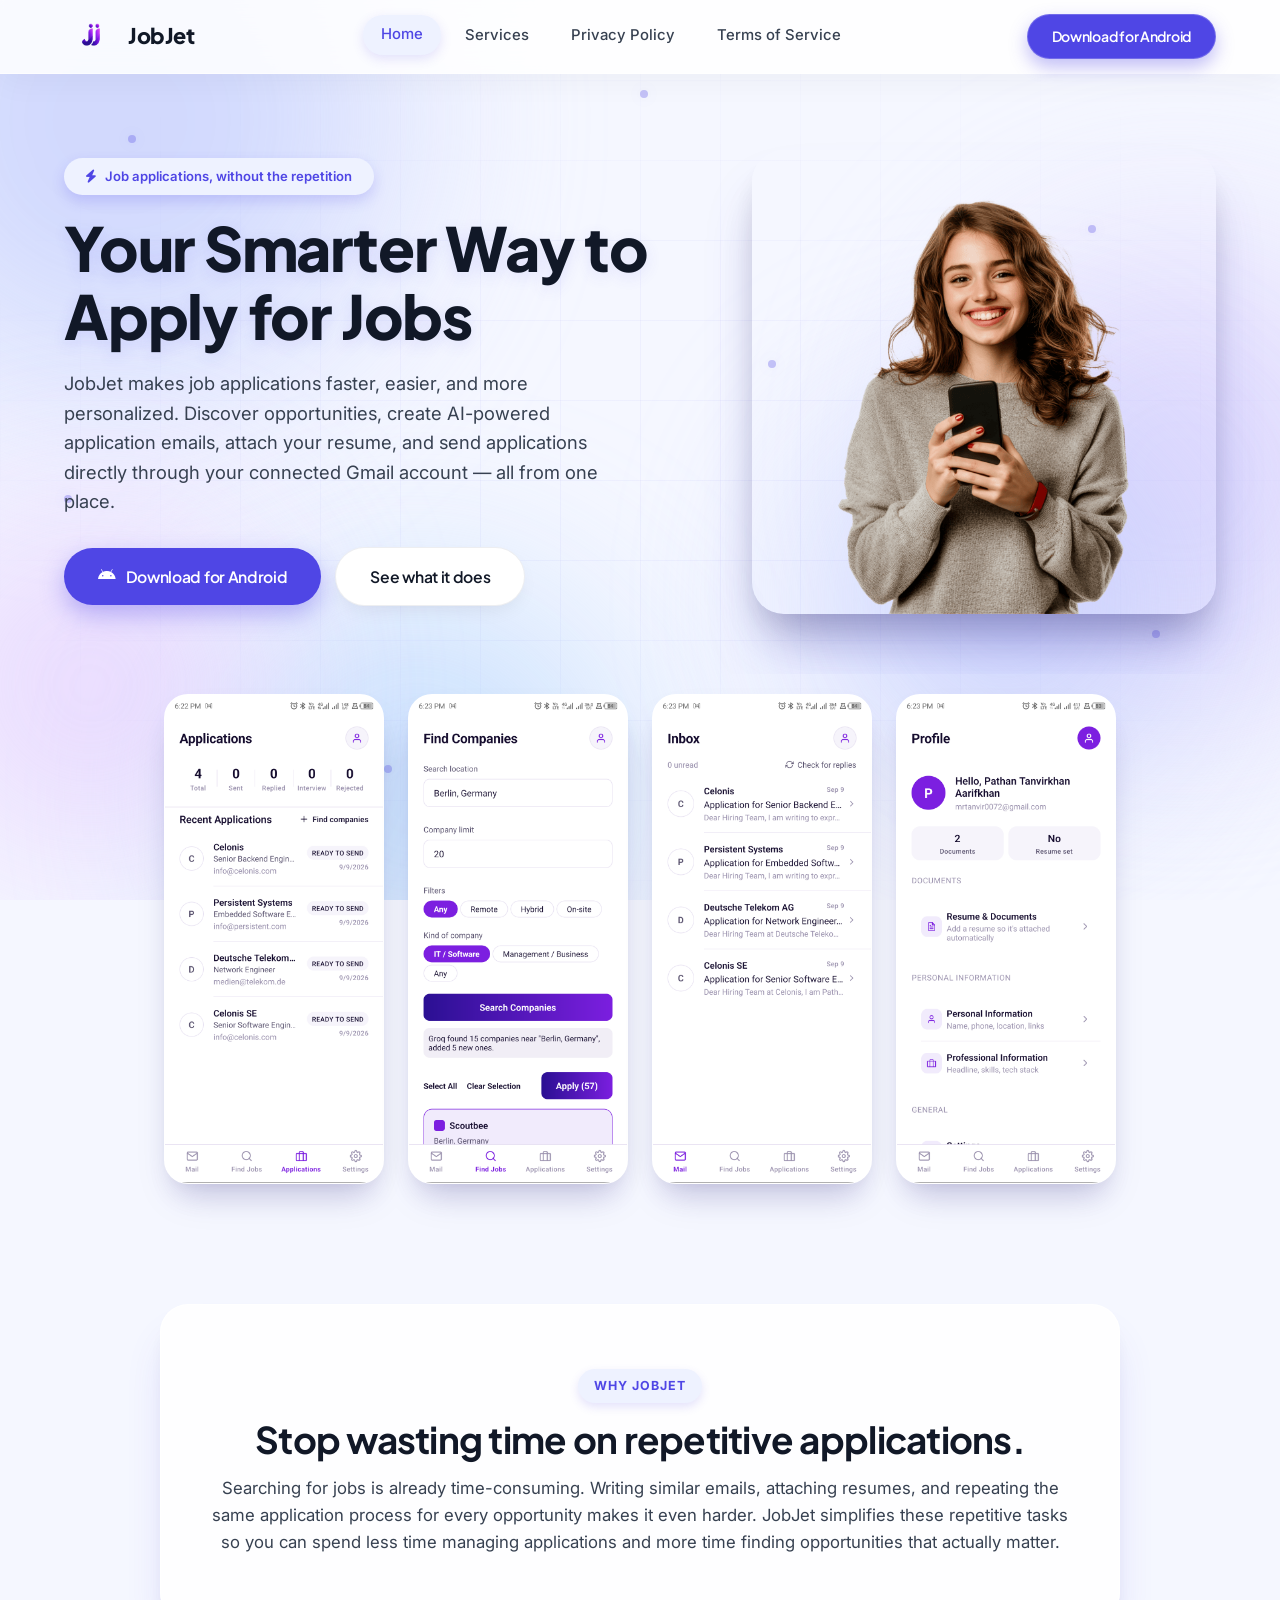
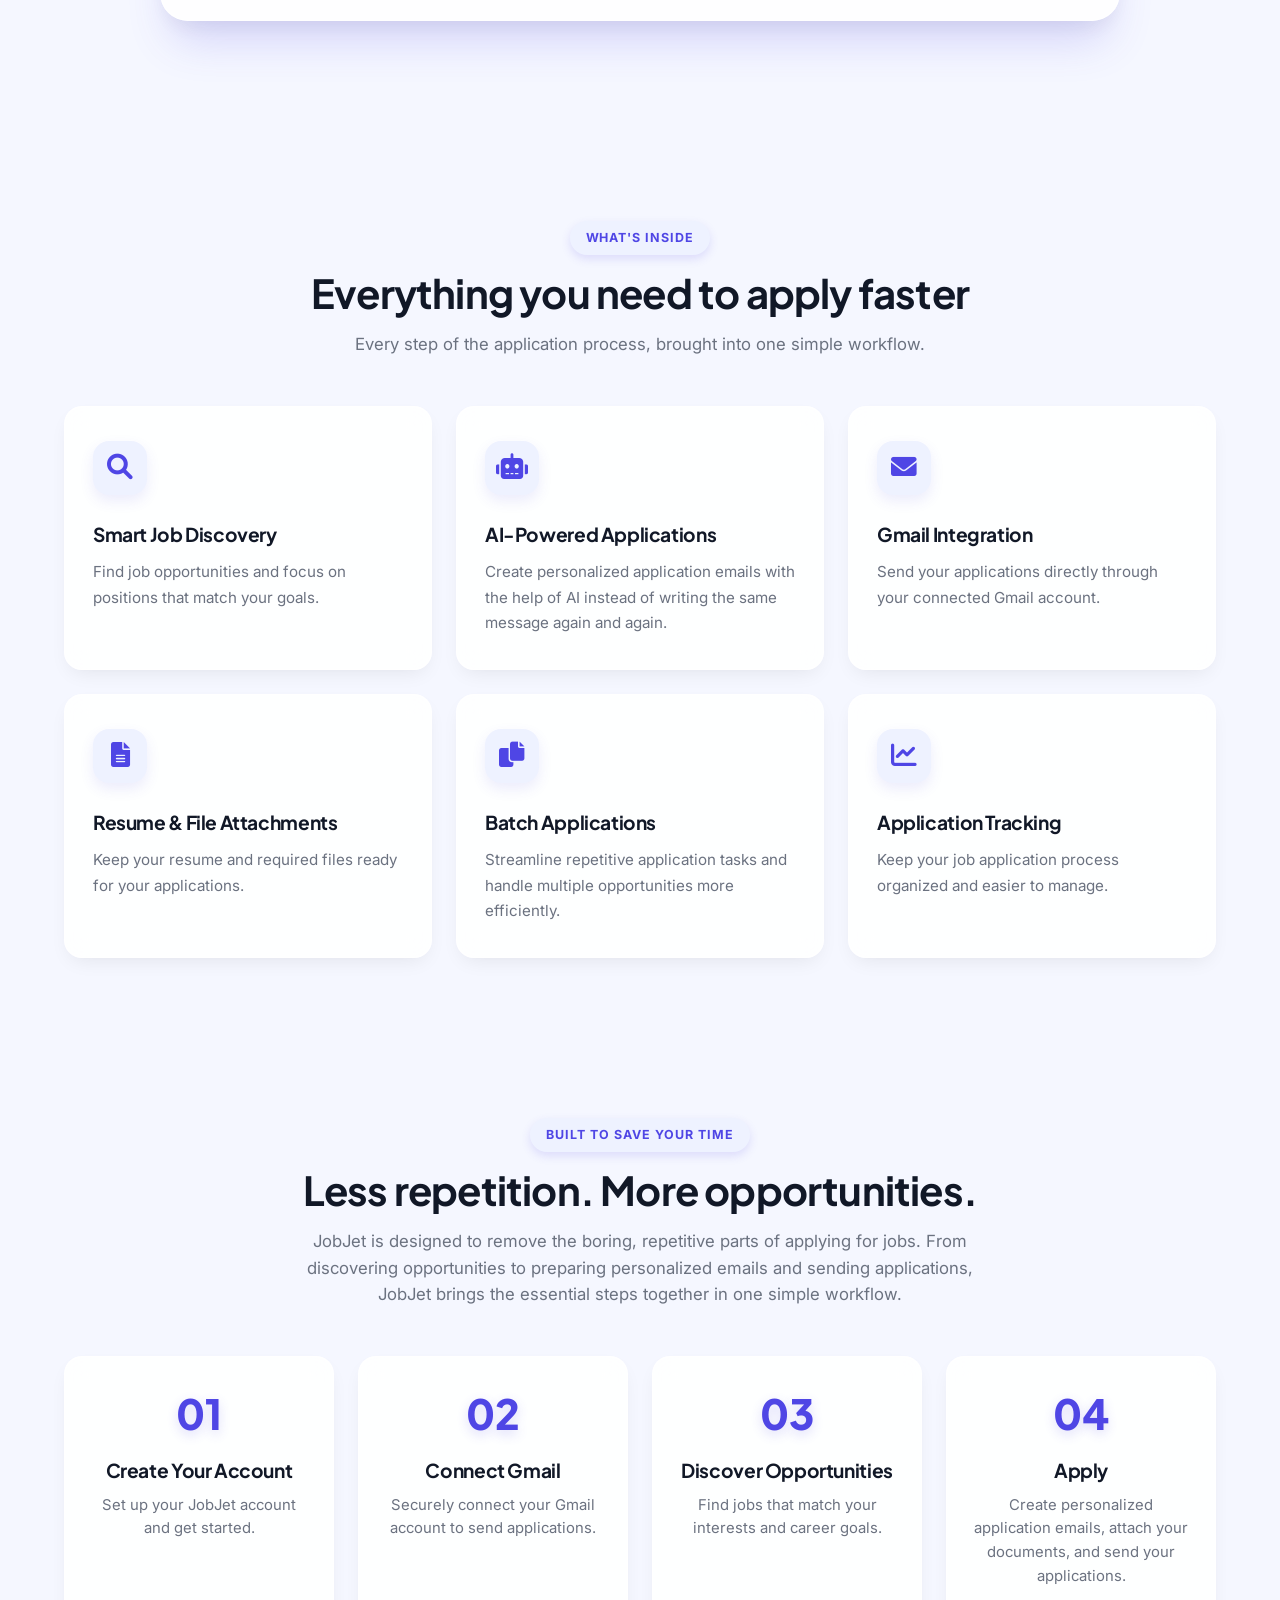
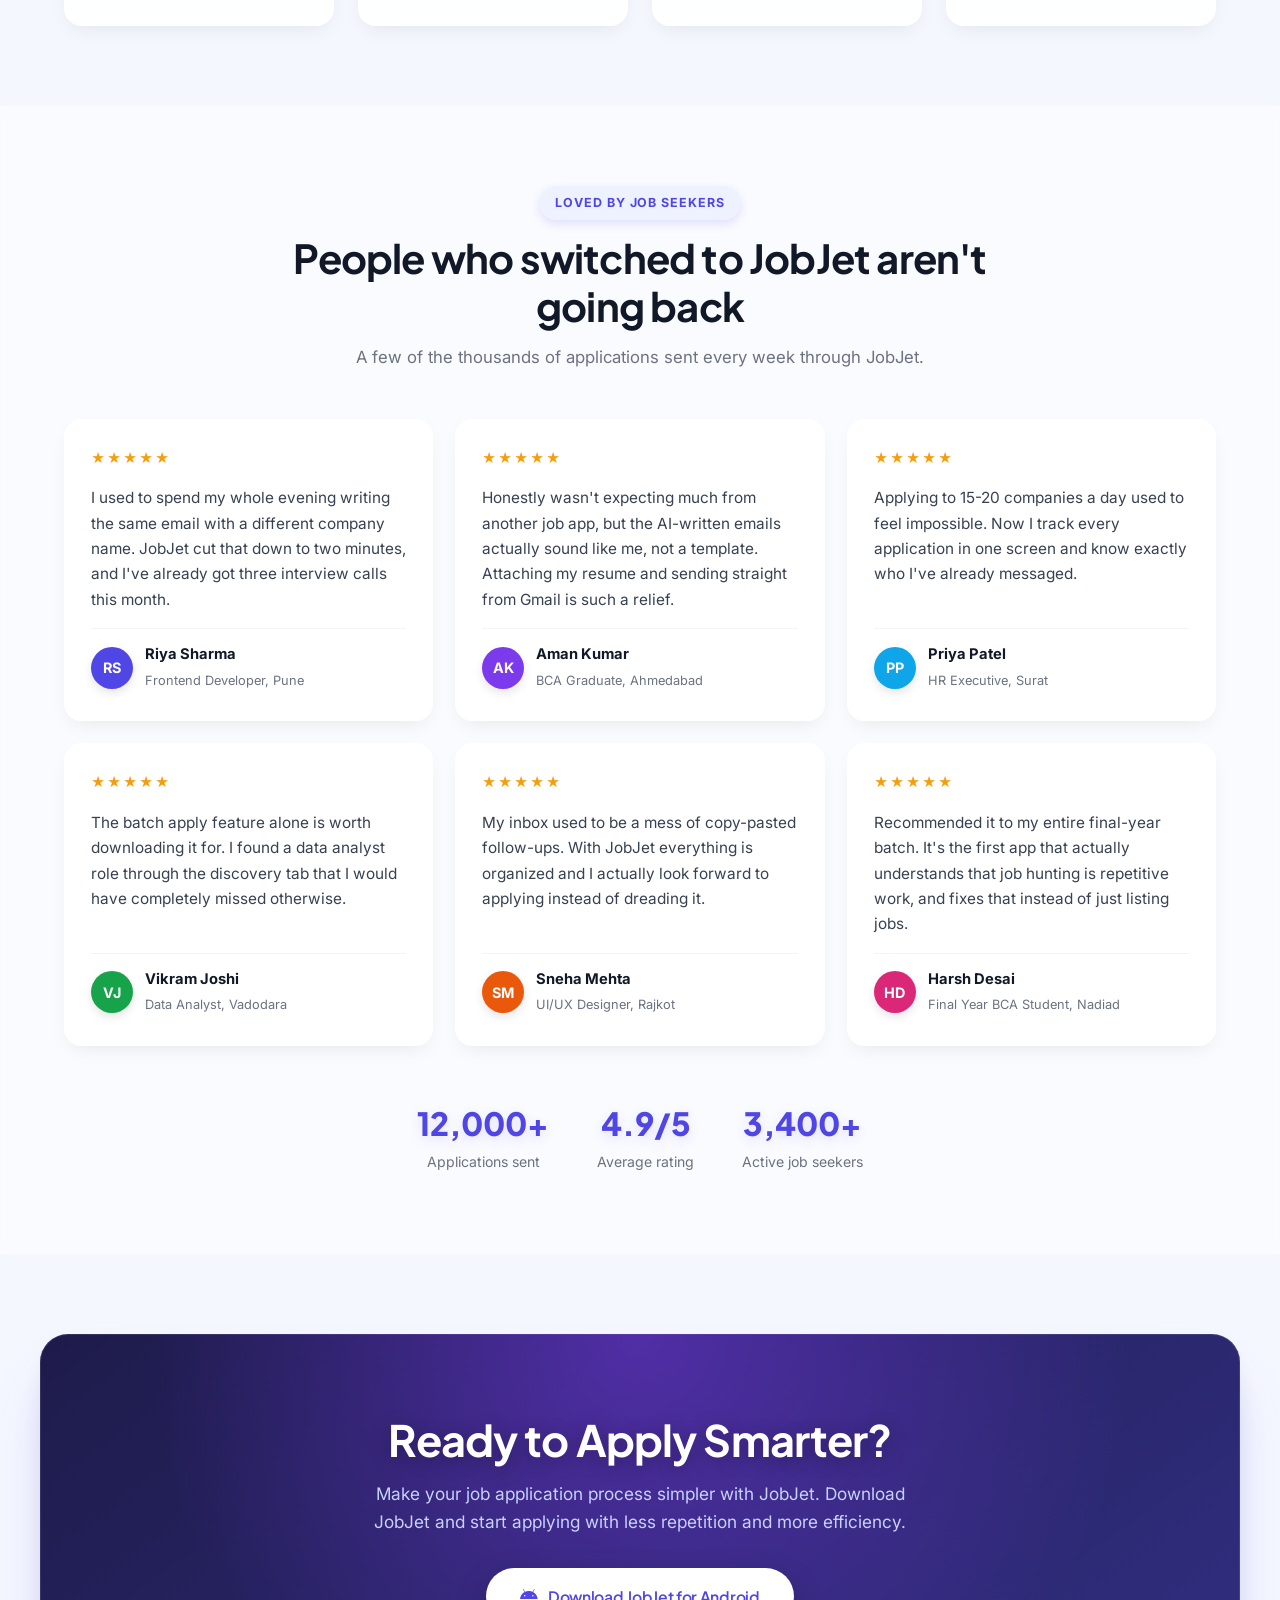
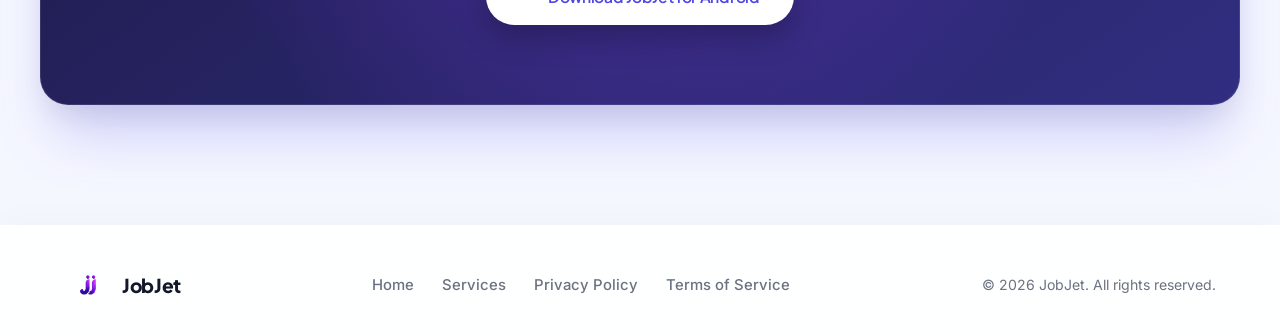
<file: index.html>
<!DOCTYPE html>
<html lang="en">
<head>
  <meta charset="UTF-8">
  <meta name="viewport" content="width=device-width, initial-scale=1.0">
  <title>JobJet — Your Smarter Way to Apply for Jobs</title>
  <link rel="icon" type="image/png" href="/images/logo.png">
  <link rel="shortcut icon" type="image/png" href="/images/logo.png">
  <link rel="stylesheet" href="https://cdnjs.cloudflare.com/ajax/libs/font-awesome/6.0.0-beta3/css/all.min.css">
  <link href="https://fonts.googleapis.com/css2?family=Inter:opsz,wght@14..32,400;14..32,500;14..32,600;14..32,700&family=Plus+Jakarta+Sans:wght@400;500;600;700;800&display=swap" rel="stylesheet">
  <style>
    * { margin: 0; padding: 0; box-sizing: border-box; }

    :root {
      --bg: #f5f7ff;
      --bg-subtle: #edf2f9;
      --primary: #4f46e5;
      --primary-dark: #4338ca;
      --primary-light: #eef2ff;
      --accent: #7c3aed;
      --text: #111827;
      --text-dim: #374151;
      --text-soft: #6b7280;
      --border: rgba(229, 231, 235, 0.7);
      --border-light: #f3f4f6;
      --shadow-sm: 0 8px 20px -6px rgba(0, 0, 0, 0.08), 0 4px 12px -4px rgba(0, 0, 0, 0.02);
      --shadow-md: 0 20px 30px -10px rgba(79, 70, 229, 0.15), 0 8px 16px -6px rgba(0, 0, 0, 0.05);
      --shadow-lg: 0 30px 45px -12px rgba(79, 70, 229, 0.2), 0 12px 24px -8px rgba(0, 0, 0, 0.08);
      --shadow-xl: 0 40px 60px -15px rgba(79, 70, 229, 0.25), 0 16px 32px -8px rgba(0, 0, 0, 0.1);
      --radius: 28px;
      --radius-sm: 18px;
      --transition: all 0.3s cubic-bezier(0.2, 0, 0, 1);
    }

    html { scroll-behavior: smooth; }

    body {
      font-family: 'Inter', sans-serif;
      background: var(--bg);
      color: var(--text);
      line-height: 1.6;
      -webkit-font-smoothing: antialiased;
      overflow-x: hidden;
      position: relative;
    }

    /* ========== 3D ANIMATED BACKGROUND ========== */
    .global-bg {
      position: fixed;
      inset: 0;
      z-index: 0;
      pointer-events: none;
      overflow: hidden;
    }

    .global-bg .orb {
      position: absolute;
      border-radius: 50%;
      filter: blur(90px);
      opacity: 0.55;
      will-change: transform;
    }

    .orb-1 { width: 600px; height: 600px; background: radial-gradient(circle, #a5b4fc, #e0e7ff); top: -180px; left: -180px; animation: floatOrb1 20s ease-in-out infinite; }
    .orb-2 { width: 500px; height: 500px; background: radial-gradient(circle, #c4b5fd, #ede9fe); top: 25%; right: -150px; animation: floatOrb2 24s ease-in-out infinite; }
    .orb-3 { width: 450px; height: 450px; background: radial-gradient(circle, #93c5fd, #dbeafe); bottom: -120px; left: 15%; animation: floatOrb3 26s ease-in-out infinite; }
    .orb-4 { width: 380px; height: 380px; background: radial-gradient(circle, #d8b4fe, #f3e8ff); top: 55%; left: -100px; animation: floatOrb4 22s ease-in-out infinite; }
    .orb-5 { width: 420px; height: 420px; background: radial-gradient(circle, #a5b4fc, #e0e7ff); bottom: 10%; right: 5%; animation: floatOrb5 28s ease-in-out infinite; }

    @keyframes floatOrb1 { 0%,100%{transform:translate(0,0) scale(1)} 50%{transform:translate(80px,60px) scale(1.15)} }
    @keyframes floatOrb2 { 0%,100%{transform:translate(0,0) scale(1)} 50%{transform:translate(-70px,80px) scale(1.1)} }
    @keyframes floatOrb3 { 0%,100%{transform:translate(0,0) scale(1)} 50%{transform:translate(60px,-70px) scale(1.2)} }
    @keyframes floatOrb4 { 0%,100%{transform:translate(0,0) scale(1)} 50%{transform:translate(90px,-40px) scale(1.12)} }
    @keyframes floatOrb5 { 0%,100%{transform:translate(0,0) scale(1)} 50%{transform:translate(-80px,-60px) scale(1.18)} }

    .global-bg .grid-lines {
      position: absolute;
      inset: 0;
      background-image:
        linear-gradient(rgba(79, 70, 229, 0.06) 1px, transparent 1px),
        linear-gradient(90deg, rgba(79, 70, 229, 0.06) 1px, transparent 1px);
      background-size: 80px 80px;
      mask-image: radial-gradient(ellipse at center, black 25%, transparent 80%);
      -webkit-mask-image: radial-gradient(ellipse at center, black 25%, transparent 80%);
      animation: gridShift 50s linear infinite;
      opacity: 0.7;
    }

    @keyframes gridShift { 0%{background-position:0 0,0 0} 100%{background-position:80px 80px,80px 80px} }

    .global-bg .floating-dots { position: absolute; inset: 0; }

    .global-bg .dot {
      position: absolute;
      width: 8px;
      height: 8px;
      border-radius: 50%;
      background: var(--primary);
      opacity: 0.3;
      animation: dotFloat 15s ease-in-out infinite;
      box-shadow: 0 0 20px rgba(79, 70, 229, 0.4);
    }

    .dot:nth-child(1) { top: 15%; left: 10%; animation-delay: 0s; animation-duration: 12s; }
    .dot:nth-child(2) { top: 25%; left: 85%; animation-delay: 2s; animation-duration: 15s; }
    .dot:nth-child(3) { top: 55%; left: 5%; animation-delay: 4s; animation-duration: 18s; }
    .dot:nth-child(4) { top: 70%; left: 90%; animation-delay: 1s; animation-duration: 14s; }
    .dot:nth-child(5) { top: 85%; left: 30%; animation-delay: 3s; animation-duration: 16s; }
    .dot:nth-child(6) { top: 40%; left: 60%; animation-delay: 5s; animation-duration: 20s; }
    .dot:nth-child(7) { top: 10%; left: 50%; animation-delay: 2.5s; animation-duration: 13s; }
    .dot:nth-child(8) { top: 90%; left: 70%; animation-delay: 4.5s; animation-duration: 17s; }

    @keyframes dotFloat { 0%,100%{transform:translate(0,0); opacity:0.15} 50%{transform:translate(30px,-40px); opacity:0.5} }

    .wrap {
      width: 100%;
      max-width: 1200px;
      margin: 0 auto;
      padding: 0 24px;
      position: relative;
      z-index: 2;
    }

    /* ========== TYPOGRAPHY ========== */
    h1, h2, h3, .brand, .nav-cta, .btn {
      font-family: 'Plus Jakarta Sans', sans-serif;
      font-weight: 700;
      letter-spacing: -0.02em;
    }

    h1 {
      font-size: clamp(2.4rem, 5.5vw, 3.8rem);
      line-height: 1.12;
      font-weight: 800;
      margin-bottom: 20px;
      text-shadow: 0 4px 16px rgba(79, 70, 229, 0.12);
    }

    h2 {
      font-size: clamp(1.8rem, 3.8vw, 2.5rem);
      line-height: 1.2;
      margin-bottom: 14px;
    }

    .lede {
      font-size: clamp(1rem, 1.8vw, 1.15rem);
      color: var(--text-dim);
      max-width: 560px;
      margin-bottom: 30px;
    }

    .section-head { text-align: center; max-width: 720px; margin: 0 auto 48px; }
    .section-head p { color: var(--text-soft); font-size: 1.05rem; margin-top: 10px; }

    .tag {
      display: inline-block;
      font-size: 0.78rem;
      font-weight: 700;
      text-transform: uppercase;
      letter-spacing: 0.08em;
      color: var(--primary);
      background: var(--primary-light);
      padding: 7px 16px;
      border-radius: 100px;
      margin-bottom: 14px;
      box-shadow: 0 4px 10px rgba(79, 70, 229, 0.15);
    }

    /* ========== NAV ========== */
    .nav {
      position: fixed;
      top: 0;
      left: 0;
      width: 100%;
      z-index: 1000;
      background: rgba(255, 255, 255, 0.85);
      backdrop-filter: blur(16px);
      -webkit-backdrop-filter: blur(16px);
      border-bottom: 1px solid rgba(255, 255, 255, 0.6);
      box-shadow: 0 8px 32px rgba(0, 0, 0, 0.04);
    }

    .nav-inner {
      display: flex;
      align-items: center;
      justify-content: space-between;
      max-width: 1200px;
      margin: 0 auto;
      padding: 14px 24px;
      gap: 20px;
    }

    .brand {
      display: flex;
      align-items: center;
      gap: 10px;
      font-size: 1.35rem;
      font-weight: 800;
      color: var(--text);
      text-decoration: none;
    }

    .brand img {
      height: 36px;
      width: auto;
      display: block;
      border: none !important;
      box-shadow: none !important;
    }

    .nav-links { display: flex; gap: 6px; align-items: center; }

    .nav-links a {
      color: var(--text-dim);
      text-decoration: none;
      font-weight: 500;
      font-size: 0.93rem;
      padding: 8px 18px;
      border-radius: 100px;
      transition: var(--transition);
    }

    .nav-links a:hover,
    .nav-links a.active {
      color: var(--primary);
      background: var(--primary-light);
      box-shadow: 0 4px 12px rgba(79, 70, 229, 0.15);
      transform: translateY(-1px);
    }

    .nav-cta {
      background: var(--primary);
      color: white;
      text-decoration: none;
      padding: 10px 24px;
      border-radius: 100px;
      font-weight: 600;
      font-size: 0.88rem;
      box-shadow: 0 8px 18px rgba(79, 70, 229, 0.35);
      transition: var(--transition);
      white-space: nowrap;
      border: 1px solid rgba(255, 255, 255, 0.2);
    }

    .nav-cta:hover {
      background: var(--primary-dark);
      transform: translateY(-2px);
      box-shadow: 0 14px 26px rgba(79, 70, 229, 0.4);
    }

    .nav-toggle {
      display: none;
      background: transparent;
      border: 1px solid var(--border);
      color: var(--text);
      font-size: 1.6rem;
      padding: 4px 12px;
      border-radius: 12px;
      cursor: pointer;
      transition: var(--transition);
    }

    .nav-toggle:hover { background: var(--bg-subtle); }

    /* ========== HERO ========== */
    .hero {
      padding: 150px 0 60px;
      position: relative;
      overflow: hidden;
    }

    .hero-inner {
      display: grid;
      grid-template-columns: 1.15fr 0.85fr;
      align-items: center;
      gap: 60px;
      position: relative;
      z-index: 2;
    }

    .hero-art { display: flex; justify-content: center; align-items: center; }

    .hero-art img {
      max-width: 500px;
      width: 100%;
      display: block;
      border-radius: 32px;
      box-shadow: var(--shadow-xl), 0 30px 50px -15px rgba(0, 0, 0, 0.2);
      transition: var(--transition);
    }

    .hero-art img:hover {
      transform: scale(1.02) translateY(-6px);
      box-shadow: 0 50px 70px -20px rgba(79, 70, 229, 0.3);
    }

    .eyebrow {
      display: inline-block;
      font-size: 0.82rem;
      font-weight: 600;
      color: var(--primary);
      background: var(--primary-light);
      padding: 8px 22px;
      border-radius: 100px;
      margin-bottom: 18px;
      box-shadow: 0 6px 14px rgba(79, 70, 229, 0.2);
    }

    .btn-row { display: flex; flex-wrap: wrap; gap: 14px; align-items: center; }

    .btn {
      display: inline-flex;
      align-items: center;
      justify-content: center;
      gap: 10px;
      padding: 16px 34px;
      border-radius: 100px;
      font-weight: 600;
      font-size: 0.98rem;
      text-decoration: none;
      transition: var(--transition);
      border: none;
      cursor: pointer;
    }

    .btn-primary {
      background: var(--primary);
      color: white;
      box-shadow: 0 10px 25px rgba(79, 70, 229, 0.35);
    }

    .btn-primary:hover {
      background: var(--primary-dark);
      transform: translateY(-3px);
      box-shadow: 0 18px 35px rgba(79, 70, 229, 0.45);
    }

    .btn-outline {
      background: white;
      color: var(--text);
      border: 1.5px solid var(--border);
      box-shadow: var(--shadow-sm);
    }

    .btn-outline:hover {
      border-color: var(--primary);
      color: var(--primary);
      background: var(--primary-light);
      transform: translateY(-3px);
      box-shadow: var(--shadow-md);
    }

    /* ========== HERO SCREENS ========== */
    .hero-screens { padding: 20px 0 40px; position: relative; z-index: 2; }

    .hero-screens .screens {
      display: flex;
      flex-wrap: wrap;
      justify-content: center;
      gap: 24px;
    }

    .hero-screens .screens img {
      width: 100%;
      max-width: 220px;
      border-radius: 24px;
      border: 1px solid rgba(255, 255, 255, 0.8);
      box-shadow: var(--shadow-md), 0 20px 40px -12px rgba(0, 0, 0, 0.15);
      transition: var(--transition);
      background: white;
      flex-shrink: 0;
    }

    .hero-screens .screens img:hover {
      transform: scale(1.04) translateY(-8px);
      box-shadow: var(--shadow-xl), 0 30px 60px -15px rgba(79, 70, 229, 0.25);
      border-color: #c7d2fe;
    }

    /* ========== SECTIONS ========== */
    section { padding: 80px 0; position: relative; z-index: 2; }

    .why-band { padding: 0 0 40px; }

    .why-band .section-head {
      background: rgba(255, 255, 255, 0.85);
      backdrop-filter: blur(14px);
      -webkit-backdrop-filter: blur(14px);
      padding: 64px 44px;
      border-radius: var(--radius);
      border: 1px solid rgba(255, 255, 255, 0.8);
      max-width: 960px;
      margin: 0 auto;
      box-shadow: var(--shadow-lg);
      transition: transform 0.4s ease, box-shadow 0.4s ease;
    }

    .why-band .section-head:hover {
      transform: translateY(-4px);
      box-shadow: var(--shadow-xl);
    }

    .why-band .section-head h2 { font-size: clamp(1.7rem, 3.2vw, 2.3rem); }
    .why-band .section-head p { color: var(--text-dim); }

    /* Grid */
    .grid {
      display: grid;
      grid-template-columns: repeat(auto-fit, minmax(300px, 1fr));
      gap: 24px;
    }

    .card {
      background: rgba(255, 255, 255, 0.9);
      backdrop-filter: blur(12px);
      -webkit-backdrop-filter: blur(12px);
      border: 1px solid rgba(255, 255, 255, 0.8);
      border-radius: var(--radius-sm);
      padding: 34px 28px;
      transition: var(--transition);
      box-shadow: var(--shadow-sm);
    }

    .card:hover {
      transform: translateY(-6px);
      border-color: #c7d2fe;
      box-shadow: var(--shadow-lg);
      background: white;
    }

    .card .icon {
      width: 54px;
      height: 54px;
      border-radius: 16px;
      background: var(--primary-light);
      margin-bottom: 24px;
      display: flex;
      align-items: center;
      justify-content: center;
      font-size: 1.6rem;
      color: var(--primary);
      transition: var(--transition);
      box-shadow: 0 6px 14px rgba(79, 70, 229, 0.1);
    }

    .card:hover .icon {
      background: var(--primary);
      color: white;
      transform: scale(1.08);
      box-shadow: 0 12px 24px rgba(79, 70, 229, 0.3);
    }

    .card .icon::before {
      font-family: 'Font Awesome 6 Free';
      font-weight: 900;
      font-size: 1.6rem;
    }

    .card:nth-child(1) .icon::before { content: '\f002'; }
    .card:nth-child(2) .icon::before { content: '\f544'; }
    .card:nth-child(3) .icon::before { content: '\f0e0'; }
    .card:nth-child(4) .icon::before { content: '\f15c'; }
    .card:nth-child(5) .icon::before { content: '\f0c5'; }
    .card:nth-child(6) .icon::before { content: '\f201'; }

    .card h3 { font-size: 1.2rem; margin-bottom: 10px; font-weight: 700; }
    .card p { color: var(--text-soft); font-size: 0.95rem; line-height: 1.65; }

    /* Steps */
    .steps {
      display: grid;
      grid-template-columns: repeat(auto-fit, minmax(230px, 1fr));
      gap: 24px;
      margin-top: 40px;
    }

    .step {
      background: rgba(255, 255, 255, 0.9);
      backdrop-filter: blur(12px);
      -webkit-backdrop-filter: blur(12px);
      border: 1px solid rgba(255, 255, 255, 0.8);
      border-radius: var(--radius-sm);
      padding: 36px 26px;
      transition: var(--transition);
      text-align: center;
      box-shadow: var(--shadow-sm);
    }

    .step:hover {
      transform: translateY(-6px);
      background: white;
      border-color: #c7d2fe;
      box-shadow: var(--shadow-lg);
    }

    .num {
      font-size: 2.6rem;
      font-weight: 800;
      font-family: 'Plus Jakarta Sans', sans-serif;
      color: var(--primary);
      line-height: 1;
      margin-bottom: 20px;
      text-shadow: 0 4px 12px rgba(79, 70, 229, 0.2);
    }

    .step h3 { font-size: 1.2rem; margin-bottom: 8px; }
    .step p { color: var(--text-soft); font-size: 0.93rem; }

    /* Testimonials */
    .testimonials {
      background: rgba(255, 255, 255, 0.5);
      backdrop-filter: blur(4px);
      -webkit-backdrop-filter: blur(4px);
    }

    .testi-grid {
      display: grid;
      grid-template-columns: repeat(auto-fit, minmax(280px, 1fr));
      gap: 22px;
      margin-top: 44px;
    }

    .testi-card {
      background: rgba(255, 255, 255, 0.95);
      backdrop-filter: blur(8px);
      -webkit-backdrop-filter: blur(8px);
      border: 1px solid rgba(255, 255, 255, 0.9);
      border-radius: var(--radius-sm);
      padding: 28px 26px;
      box-shadow: var(--shadow-sm);
      transition: var(--transition);
      display: flex;
      flex-direction: column;
      gap: 16px;
    }

    .testi-card:hover {
      transform: translateY(-6px);
      box-shadow: var(--shadow-lg);
      border-color: #c7d2fe;
      background: white;
    }

    .testi-stars { color: #f59e0b; font-size: 0.85rem; letter-spacing: 2px; }
    .testi-quote { color: var(--text-dim); font-size: 0.96rem; line-height: 1.65; flex-grow: 1; }

    .testi-person {
      display: flex;
      align-items: center;
      gap: 12px;
      padding-top: 14px;
      border-top: 1px solid var(--border-light);
    }

    .testi-avatar {
      width: 42px;
      height: 42px;
      border-radius: 50%;
      display: flex;
      align-items: center;
      justify-content: center;
      font-weight: 700;
      font-size: 0.9rem;
      color: white;
      flex-shrink: 0;
      box-shadow: 0 4px 10px rgba(0, 0, 0, 0.1);
    }

    .testi-person .who h4 { font-size: 0.92rem; font-weight: 700; }
    .testi-person .who span { font-size: 0.8rem; color: var(--text-soft); }

    .stat-row {
      display: flex;
      flex-wrap: wrap;
      justify-content: center;
      gap: 48px;
      margin-top: 52px;
      text-align: center;
    }

    .stat-row .stat b {
      display: block;
      font-family: 'Plus Jakarta Sans', sans-serif;
      font-size: 2rem;
      font-weight: 800;
      color: var(--primary);
      text-shadow: 0 4px 12px rgba(79, 70, 229, 0.15);
    }

    .stat-row .stat span { color: var(--text-soft); font-size: 0.88rem; }

    /* CTA */
    .cta {
      background: linear-gradient(145deg, #1e1b4b, #312e81);
      border-radius: var(--radius);
      padding: 80px 30px;
      text-align: center;
      box-shadow: var(--shadow-xl), 0 0 0 1px rgba(255, 255, 255, 0.1) inset;
      position: relative;
      overflow: hidden;
      transition: transform 0.4s ease;
    }

    .cta:hover { transform: translateY(-4px); }

    .cta::before {
      content: '';
      position: absolute;
      inset: 0;
      background: radial-gradient(circle at 50% 0%, rgba(124, 58, 237, 0.5), transparent 70%);
      pointer-events: none;
    }

    .cta h2 {
      font-size: clamp(1.9rem, 3.8vw, 2.7rem);
      margin-bottom: 14px;
      color: white;
      position: relative;
      z-index: 1;
      text-shadow: 0 4px 20px rgba(0, 0, 0, 0.3);
    }

    .cta p {
      color: #c7d2fe;
      max-width: 560px;
      margin: 0 auto 32px;
      font-size: 1.08rem;
      position: relative;
      z-index: 1;
    }

    .cta .btn-outline {
      background: white;
      color: var(--primary);
      border: none;
      position: relative;
      z-index: 1;
      box-shadow: 0 12px 30px rgba(0, 0, 0, 0.25);
    }

    .cta .btn-outline:hover {
      background: #eef2ff;
      transform: translateY(-4px);
      box-shadow: 0 18px 40px rgba(0, 0, 0, 0.3);
    }

    /* Footer */
    footer {
      padding: 44px 0 32px;
      border-top: 1px solid rgba(255, 255, 255, 0.6);
      margin-top: 40px;
      position: relative;
      z-index: 2;
      background: rgba(255, 255, 255, 0.9);
      backdrop-filter: blur(12px);
      -webkit-backdrop-filter: blur(12px);
      box-shadow: 0 -8px 30px rgba(0, 0, 0, 0.02);
    }

    .footer-inner {
      display: flex;
      flex-wrap: wrap;
      align-items: center;
      justify-content: space-between;
      gap: 24px;
    }

    .footer-inner .brand { font-size: 1.2rem; }
    .footer-inner .brand img { height: 32px; }

    .footer-links { display: flex; gap: 28px; }

    .footer-links a {
      color: var(--text-soft);
      text-decoration: none;
      font-weight: 500;
      font-size: 0.93rem;
      transition: var(--transition);
    }

    .footer-links a:hover { color: var(--primary); }

    footer span { color: var(--text-soft); font-size: 0.88rem; }

    /* ========== RESPONSIVE ========== */
    @media (max-width: 900px) {
      .hero-inner {
        grid-template-columns: 1fr;
        text-align: center;
        display: flex;
        flex-direction: column;
        gap: 30px;
      }

      .hero-art { order: -1; }
      .hero-art img { max-width: 240px; }
      .hero .lede { margin-left: auto; margin-right: auto; }
      .btn-row { justify-content: center; }

      .nav-links { display: none; }
      .nav-toggle { display: block; }
      .nav-cta { display: none; }
      .why-band .section-head { padding: 44px 26px; }
    }

    @media (max-width: 600px) {
      .grid, .steps { grid-template-columns: 1fr; }

      .hero-screens .screens {
        flex-wrap: nowrap;
        justify-content: flex-start;
        overflow-x: auto;
        scroll-snap-type: x mandatory;
        -webkit-overflow-scrolling: touch;
        gap: 14px;
        padding: 6px 24px 18px;
        margin: 0 -24px;
        scrollbar-width: none;
      }

      .hero-screens .screens::-webkit-scrollbar { display: none; }

      .hero-screens .screens img {
        width: 128px;
        max-width: 128px;
        border-radius: 16px;
        scroll-snap-align: start;
      }

      .footer-inner { flex-direction: column; text-align: center; }
      .footer-links { justify-content: center; flex-wrap: wrap; gap: 20px; }
      .btn { padding: 14px 28px; width: 100%; }
      .cta .btn-outline { width: auto; }
      .hero { padding-top: 120px; padding-bottom: 30px; }
      .global-bg .orb { opacity: 0.35; filter: blur(60px); }
      .global-bg .dot { display: none; }
      .stat-row { gap: 28px; }
    }

    .nav-links.show {
      display: flex;
      flex-direction: column;
      position: absolute;
      top: 72px;
      left: 20px;
      right: 20px;
      background: white;
      padding: 24px;
      border-radius: var(--radius-sm);
      border: 1px solid var(--border);
      box-shadow: var(--shadow-xl);
      z-index: 999;
    }

    @media (prefers-reduced-motion: reduce) {
      .global-bg .orb, .global-bg .grid-lines, .global-bg .dot { animation: none; }
    }
  </style>
</head>
<body>

<!-- ========== GLOBAL 3D BACKGROUND ========== -->
<div class="global-bg" aria-hidden="true">
  <div class="orb orb-1"></div>
  <div class="orb orb-2"></div>
  <div class="orb orb-3"></div>
  <div class="orb orb-4"></div>
  <div class="orb orb-5"></div>
  <div class="grid-lines"></div>
  <div class="floating-dots">
    <div class="dot"></div><div class="dot"></div><div class="dot"></div><div class="dot"></div>
    <div class="dot"></div><div class="dot"></div><div class="dot"></div><div class="dot"></div>
  </div>
</div>

<!-- ========== NAV ========== -->
<nav class="nav">
  <div class="nav-inner">
    <a class="brand" href="/">
      <img src="images/logo.png" alt="JobJet logo">
      JobJet
    </a>
    <div class="nav-links" id="navLinks">
      <a href="/" class="active">Home</a>
      <a href="/services/">Services</a>
      <a href="/privacy-policy/">Privacy Policy</a>
      <a href="/terms-of-service/">Terms of Service</a>
    </div>
    <a class="nav-cta" href="#download">Download for Android</a>
    <button class="nav-toggle" id="navToggle" aria-label="Toggle menu">&#9776;</button>
  </div>
</nav>

<!-- ========== HERO ========== -->
<header class="hero">
  <div class="wrap hero-inner">
    <div>
      <span class="eyebrow"><i class="fas fa-bolt" style="margin-right: 6px;"></i> Job applications, without the repetition</span>
      <h1>Your Smarter Way to Apply for Jobs</h1>
      <p class="lede">JobJet makes job applications faster, easier, and more personalized. Discover opportunities, create AI-powered application emails, attach your resume, and send applications directly through your connected Gmail account — all from one place.</p>
      <div class="btn-row">
        <a class="btn btn-primary" href="https://expo.dev/artifacts/eas/mBxuVtjKOIoBdPogi8KVjN6lv0yJi6fZLgWcBYxHveQ.apk">
          <i class="fab fa-android"></i> Download for Android
        </a>
        <a class="btn btn-outline" href="#features">See what it does</a>
      </div>
    </div>
    <div class="hero-art">
      <img src="images/hero-photo.webp" alt="Professional smiling in a meeting, representing JobJet users">
    </div>
  </div>
</header>

<!-- ========== APP SCREENS ========== -->
<section class="hero-screens">
  <div class="wrap">
    <div class="screens">
      <img src="images/screen1.png" alt="JobJet applications screen">
      <img src="images/screen2.png" alt="JobJet find companies screen">
      <img src="images/screen3.png" alt="JobJet inbox screen">
      <img src="images/screen4.png" alt="JobJet profile screen">
    </div>
  </div>
</section>

<!-- ========== WHY BAND ========== -->
<section>
  <div class="wrap why-band">
    <div class="section-head">
      <span class="tag">Why JobJet</span>
      <h2>Stop wasting time on repetitive applications.</h2>
      <p>Searching for jobs is already time-consuming. Writing similar emails, attaching resumes, and repeating the same application process for every opportunity makes it even harder. JobJet simplifies these repetitive tasks so you can spend less time managing applications and more time finding opportunities that actually matter.</p>
    </div>
  </div>
</section>

<!-- ========== FEATURES ========== -->
<section id="features">
  <div class="wrap">
    <div class="section-head">
      <span class="tag">What's inside</span>
      <h2>Everything you need to apply faster</h2>
      <p>Every step of the application process, brought into one simple workflow.</p>
    </div>
    <div class="grid">
      <div class="card">
        <div class="icon"></div>
        <h3>Smart Job Discovery</h3>
        <p>Find job opportunities and focus on positions that match your goals.</p>
      </div>
      <div class="card">
        <div class="icon"></div>
        <h3>AI-Powered Applications</h3>
        <p>Create personalized application emails with the help of AI instead of writing the same message again and again.</p>
      </div>
      <div class="card">
        <div class="icon"></div>
        <h3>Gmail Integration</h3>
        <p>Send your applications directly through your connected Gmail account.</p>
      </div>
      <div class="card">
        <div class="icon"></div>
        <h3>Resume &amp; File Attachments</h3>
        <p>Keep your resume and required files ready for your applications.</p>
      </div>
      <div class="card">
        <div class="icon"></div>
        <h3>Batch Applications</h3>
        <p>Streamline repetitive application tasks and handle multiple opportunities more efficiently.</p>
      </div>
      <div class="card">
        <div class="icon"></div>
        <h3>Application Tracking</h3>
        <p>Keep your job application process organized and easier to manage.</p>
      </div>
    </div>
  </div>
</section>

<!-- ========== STEPS ========== -->
<section>
  <div class="wrap">
    <div class="section-head">
      <span class="tag">Built to save your time</span>
      <h2>Less repetition. More opportunities.</h2>
      <p>JobJet is designed to remove the boring, repetitive parts of applying for jobs. From discovering opportunities to preparing personalized emails and sending applications, JobJet brings the essential steps together in one simple workflow.</p>
    </div>
    <div class="steps">
      <div class="step">
        <div class="num">01</div>
        <h3>Create Your Account</h3>
        <p>Set up your JobJet account and get started.</p>
      </div>
      <div class="step">
        <div class="num">02</div>
        <h3>Connect Gmail</h3>
        <p>Securely connect your Gmail account to send applications.</p>
      </div>
      <div class="step">
        <div class="num">03</div>
        <h3>Discover Opportunities</h3>
        <p>Find jobs that match your interests and career goals.</p>
      </div>
      <div class="step">
        <div class="num">04</div>
        <h3>Apply</h3>
        <p>Create personalized application emails, attach your documents, and send your applications.</p>
      </div>
    </div>
  </div>
</section>

<!-- ========== TESTIMONIALS ========== -->
<section class="testimonials">
  <div class="wrap">
    <div class="section-head">
      <span class="tag">Loved by job seekers</span>
      <h2>People who switched to JobJet aren't going back</h2>
      <p>A few of the thousands of applications sent every week through JobJet.</p>
    </div>

    <div class="testi-grid">
      <div class="testi-card">
        <div class="testi-stars">★★★★★</div>
        <p class="testi-quote">I used to spend my whole evening writing the same email with a different company name. JobJet cut that down to two minutes, and I've already got three interview calls this month.</p>
        <div class="testi-person">
          <div class="testi-avatar" style="background:#4f46e5;">RS</div>
          <div class="who">
            <h4>Riya Sharma</h4>
            <span>Frontend Developer, Pune</span>
          </div>
        </div>
      </div>

      <div class="testi-card">
        <div class="testi-stars">★★★★★</div>
        <p class="testi-quote">Honestly wasn't expecting much from another job app, but the AI-written emails actually sound like me, not a template. Attaching my resume and sending straight from Gmail is such a relief.</p>
        <div class="testi-person">
          <div class="testi-avatar" style="background:#7c3aed;">AK</div>
          <div class="who">
            <h4>Aman Kumar</h4>
            <span>BCA Graduate, Ahmedabad</span>
          </div>
        </div>
      </div>

      <div class="testi-card">
        <div class="testi-stars">★★★★★</div>
        <p class="testi-quote">Applying to 15-20 companies a day used to feel impossible. Now I track every application in one screen and know exactly who I've already messaged.</p>
        <div class="testi-person">
          <div class="testi-avatar" style="background:#0ea5e9;">PP</div>
          <div class="who">
            <h4>Priya Patel</h4>
            <span>HR Executive, Surat</span>
          </div>
        </div>
      </div>

      <div class="testi-card">
        <div class="testi-stars">★★★★★</div>
        <p class="testi-quote">The batch apply feature alone is worth downloading it for. I found a data analyst role through the discovery tab that I would have completely missed otherwise.</p>
        <div class="testi-person">
          <div class="testi-avatar" style="background:#16a34a;">VJ</div>
          <div class="who">
            <h4>Vikram Joshi</h4>
            <span>Data Analyst, Vadodara</span>
          </div>
        </div>
      </div>

      <div class="testi-card">
        <div class="testi-stars">★★★★★</div>
        <p class="testi-quote">My inbox used to be a mess of copy-pasted follow-ups. With JobJet everything is organized and I actually look forward to applying instead of dreading it.</p>
        <div class="testi-person">
          <div class="testi-avatar" style="background:#ea580c;">SM</div>
          <div class="who">
            <h4>Sneha Mehta</h4>
            <span>UI/UX Designer, Rajkot</span>
          </div>
        </div>
      </div>

      <div class="testi-card">
        <div class="testi-stars">★★★★★</div>
        <p class="testi-quote">Recommended it to my entire final-year batch. It's the first app that actually understands that job hunting is repetitive work, and fixes that instead of just listing jobs.</p>
        <div class="testi-person">
          <div class="testi-avatar" style="background:#db2777;">HD</div>
          <div class="who">
            <h4>Harsh Desai</h4>
            <span>Final Year BCA Student, Nadiad</span>
          </div>
        </div>
      </div>
    </div>

    <div class="stat-row">
      <div class="stat"><b>12,000+</b><span>Applications sent</span></div>
      <div class="stat"><b>4.9/5</b><span>Average rating</span></div>
      <div class="stat"><b>3,400+</b><span>Active job seekers</span></div>
    </div>
  </div>
</section>

<!-- ========== CTA ========== -->
<section id="download">
  <div class="wrap cta">
    <h2>Ready to Apply Smarter?</h2>
    <p>Make your job application process simpler with JobJet. Download JobJet and start applying with less repetition and more efficiency.</p>
    <div class="btn-row" style="justify-content: center;">
      <a class="btn btn-outline" href="https://expo.dev/artifacts/eas/mBxuVtjKOIoBdPogi8KVjN6lv0yJi6fZLgWcBYxHveQ.apk">
        <i class="fab fa-android"></i> Download JobJet for Android
      </a>
    </div>
  </div>
</section>

<!-- ========== FOOTER ========== -->
<footer>
  <div class="wrap footer-inner">
    <a class="brand" href="/">
      <img src="images/logo.png" alt="JobJet logo">
      JobJet
    </a>
    <div class="footer-links">
      <a href="/">Home</a>
      <a href="/services/">Services</a>
      <a href="/privacy-policy/">Privacy Policy</a>
      <a href="/terms-of-service/">Terms of Service</a>
    </div>
    <span>&copy; 2026 JobJet. All rights reserved.</span>
  </div>
</footer>

<script>
  const navToggle = document.getElementById('navToggle');
  const navLinks = document.getElementById('navLinks');
  if (navToggle && navLinks) {
    navToggle.addEventListener('click', (e) => {
      e.stopPropagation();
      navLinks.classList.toggle('show');
    });

    navLinks.querySelectorAll('a').forEach(link => {
      link.addEventListener('click', () => navLinks.classList.remove('show'));
    });

    document.addEventListener('click', (e) => {
      if (navLinks.classList.contains('show') && !navLinks.contains(e.target) && e.target !== navToggle) {
        navLinks.classList.remove('show');
      }
    });
  }

  // Smooth scroll for anchor links
  document.querySelectorAll('a[href^="#"]').forEach(anchor => {
    anchor.addEventListener('click', function(e) {
      const href = this.getAttribute('href');
      if (href === '#') return;
      const target = document.querySelector(href);
      if (target) {
        e.preventDefault();
        target.scrollIntoView({ behavior: 'smooth', block: 'start' });
      }
    });
  });
</script>

</body>
</html>
</file>
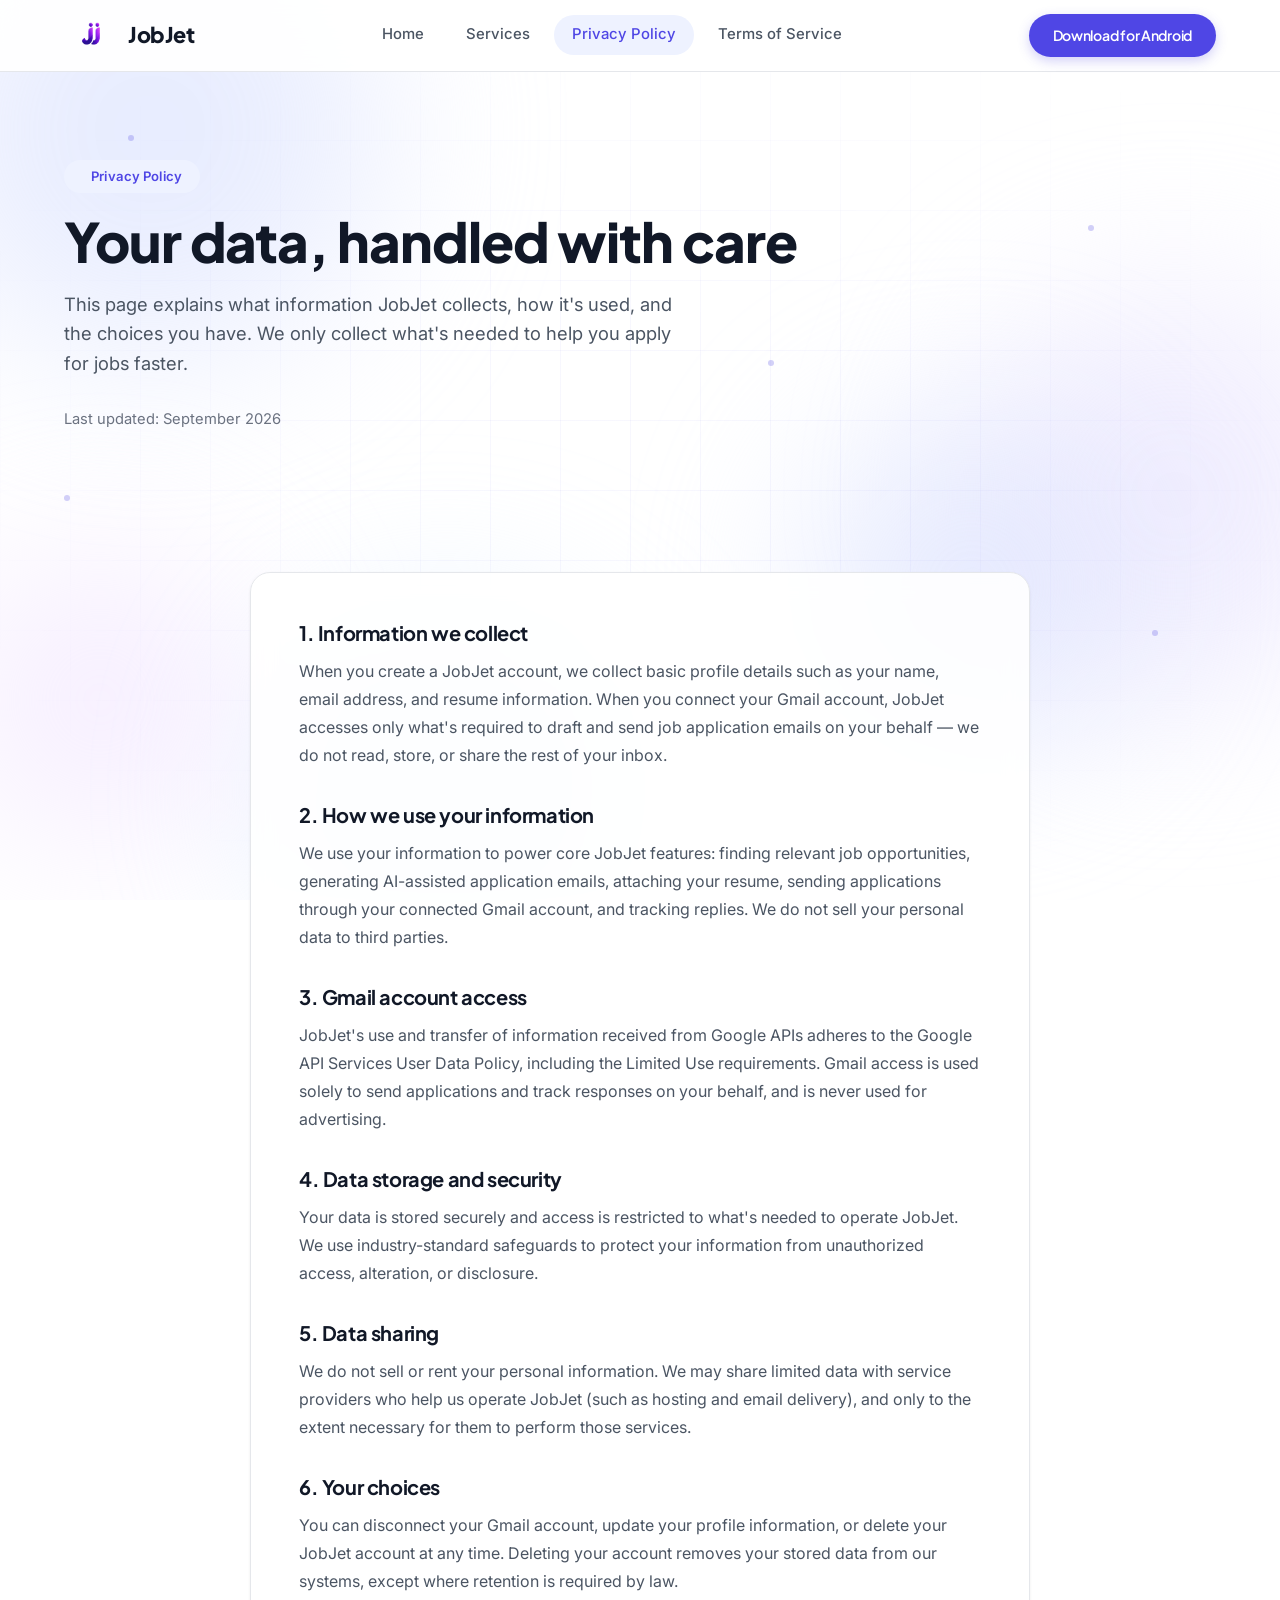
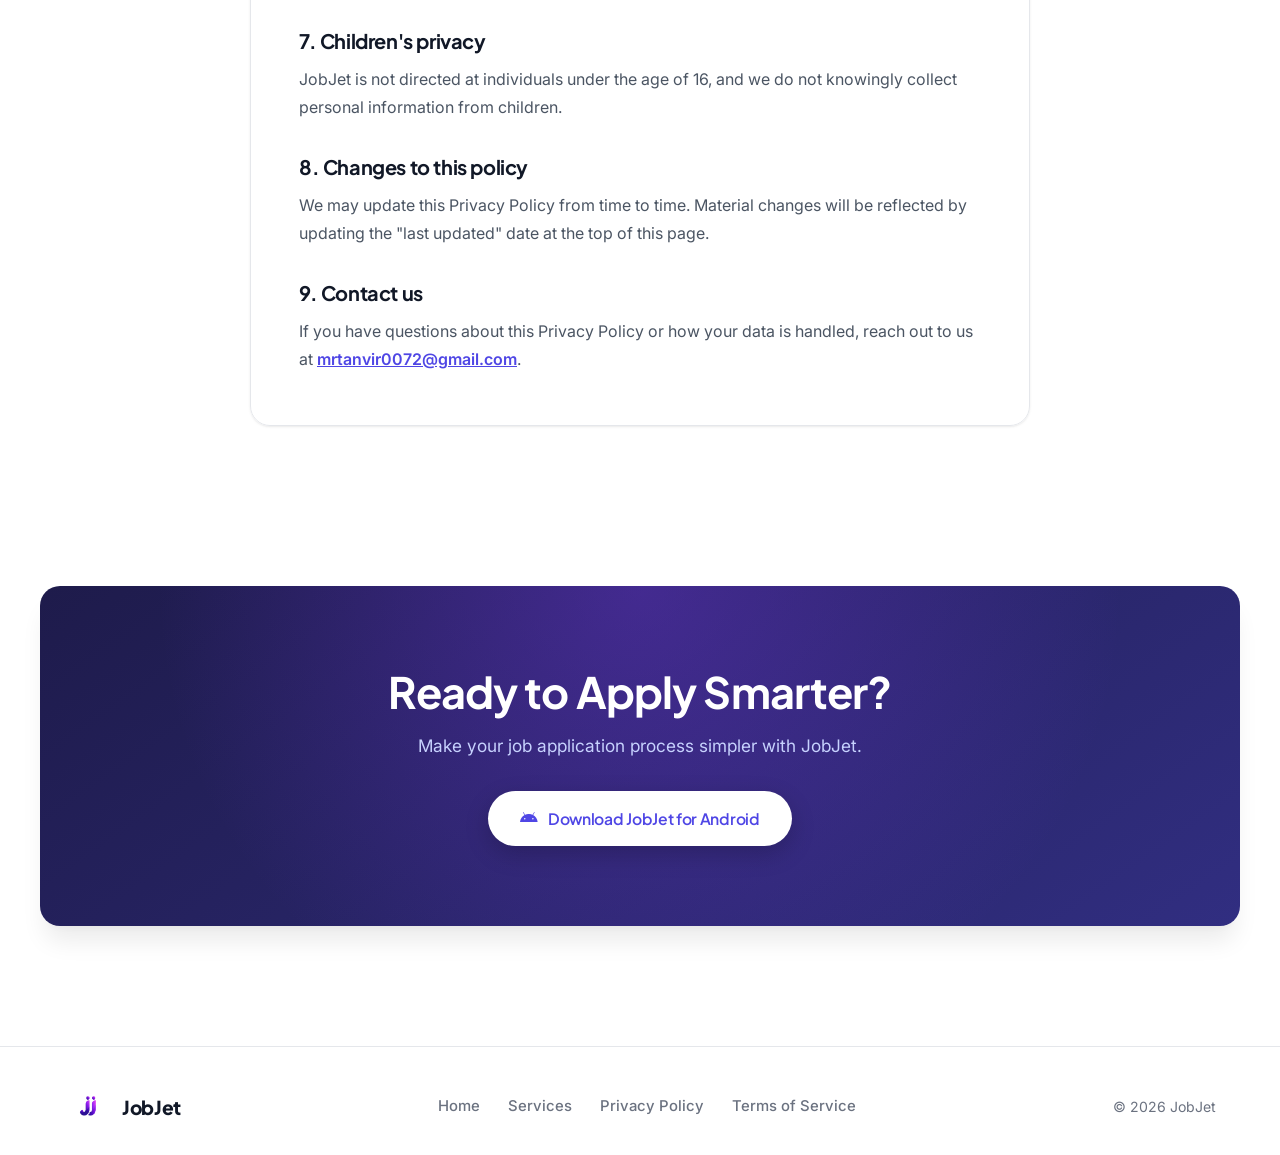
<file: privacy-policy/index.html>
<!DOCTYPE html>
<html lang="en">
<head>
<meta charset="UTF-8">
<meta name="viewport" content="width=device-width, initial-scale=1.0">
<title>Privacy Policy — JobJet</title>
<link rel="icon" href="../images/logo.png">
<!-- Font Awesome for icons -->
<link rel="stylesheet" href="https://cdnjs.cloudflare.com/ajax/libs/font-awesome/6.0.0-beta3/css/all.min.css">
<!-- Google Fonts -->
<link href="https://fonts.googleapis.com/css2?family=Inter:opsz,wght@14..32,400;14..32,500;14..32,600;14..32,700&family=Plus+Jakarta+Sans:wght@400;500;600;700;800&display=swap" rel="stylesheet">
<style>
  /* ---------- RESET & VARIABLES ---------- */
  * {
    margin: 0;
    padding: 0;
    box-sizing: border-box;
  }

  :root {
    --bg: #ffffff;
    --bg-subtle: #f8f9fc;
    --bg-card: #ffffff;
    --primary: #4f46e5;
    --primary-dark: #4338ca;
    --primary-light: #eef2ff;
    --accent: #7c3aed;
    --text: #111827;
    --text-dim: #4b5563;
    --text-soft: #6b7280;
    --border: #e5e7eb;
    --border-light: #f3f4f6;
    --shadow-sm: 0 1px 3px rgba(0, 0, 0, 0.06), 0 1px 2px rgba(0, 0, 0, 0.04);
    --shadow-md: 0 4px 6px -1px rgba(0, 0, 0, 0.07), 0 2px 4px -2px rgba(0, 0, 0, 0.05);
    --shadow-lg: 0 10px 15px -3px rgba(0, 0, 0, 0.08), 0 4px 6px -4px rgba(0, 0, 0, 0.04);
    --shadow-xl: 0 20px 25px -5px rgba(0, 0, 0, 0.08), 0 8px 10px -6px rgba(0, 0, 0, 0.04);
    --radius: 20px;
    --radius-sm: 14px;
    --transition: all 0.25s cubic-bezier(0.2, 0, 0, 1);
  }

  body {
    font-family: 'Inter', sans-serif;
    background: var(--bg);
    color: var(--text);
    line-height: 1.6;
    -webkit-font-smoothing: antialiased;
    overflow-x: hidden;
    position: relative;
  }

  /* ---------- GLOBAL ANIMATED BACKGROUND ---------- */
  .global-bg {
    position: fixed;
    inset: 0;
    z-index: 0;
    pointer-events: none;
    overflow: hidden;
  }

  .global-bg .orb {
    position: absolute;
    border-radius: 50%;
    filter: blur(80px);
    opacity: 0.5;
    will-change: transform;
  }

  .global-bg .orb-1 {
    width: 500px;
    height: 500px;
    background: radial-gradient(circle, #c7d2fe, #eef2ff);
    top: -120px;
    left: -100px;
    animation: floatOrb1 20s ease-in-out infinite;
  }

  .global-bg .orb-2 {
    width: 450px;
    height: 450px;
    background: radial-gradient(circle, #ddd6fe, #f5f3ff);
    top: 30%;
    right: -120px;
    animation: floatOrb2 24s ease-in-out infinite;
  }

  .global-bg .orb-3 {
    width: 380px;
    height: 380px;
    background: radial-gradient(circle, #bfdbfe, #eff6ff);
    bottom: -80px;
    left: 20%;
    animation: floatOrb3 26s ease-in-out infinite;
  }

  .global-bg .orb-4 {
    width: 320px;
    height: 320px;
    background: radial-gradient(circle, #e9d5ff, #faf5ff);
    top: 60%;
    left: -60px;
    animation: floatOrb4 22s ease-in-out infinite;
  }

  .global-bg .orb-5 {
    width: 360px;
    height: 360px;
    background: radial-gradient(circle, #c7d2fe, #eef2ff);
    bottom: 15%;
    right: 10%;
    animation: floatOrb5 28s ease-in-out infinite;
  }

  .global-bg .grid-lines {
    position: absolute;
    inset: 0;
    background-image:
      linear-gradient(rgba(79, 70, 229, 0.045) 1px, transparent 1px),
      linear-gradient(90deg, rgba(79, 70, 229, 0.045) 1px, transparent 1px);
    background-size: 70px 70px;
    mask-image: radial-gradient(ellipse at center, black 20%, transparent 80%);
    -webkit-mask-image: radial-gradient(ellipse at center, black 20%, transparent 80%);
    animation: gridShift 40s linear infinite;
  }

  .global-bg .floating-dots {
    position: absolute;
    inset: 0;
  }

  .global-bg .dot {
    position: absolute;
    width: 6px;
    height: 6px;
    border-radius: 50%;
    background: var(--primary);
    opacity: 0.25;
    animation: dotFloat 15s ease-in-out infinite;
  }

  .global-bg .dot:nth-child(1) { top: 15%; left: 10%; animation-delay: 0s; animation-duration: 12s; }
  .global-bg .dot:nth-child(2) { top: 25%; left: 85%; animation-delay: 2s; animation-duration: 15s; }
  .global-bg .dot:nth-child(3) { top: 55%; left: 5%; animation-delay: 4s; animation-duration: 18s; }
  .global-bg .dot:nth-child(4) { top: 70%; left: 90%; animation-delay: 1s; animation-duration: 14s; }
  .global-bg .dot:nth-child(5) { top: 85%; left: 30%; animation-delay: 3s; animation-duration: 16s; }
  .global-bg .dot:nth-child(6) { top: 40%; left: 60%; animation-delay: 5s; animation-duration: 20s; }

  @keyframes floatOrb1 {
    0%, 100% { transform: translate(0, 0) scale(1); }
    50% { transform: translate(80px, 60px) scale(1.15); }
  }

  @keyframes floatOrb2 {
    0%, 100% { transform: translate(0, 0) scale(1); }
    50% { transform: translate(-70px, 80px) scale(1.1); }
  }

  @keyframes floatOrb3 {
    0%, 100% { transform: translate(0, 0) scale(1); }
    50% { transform: translate(60px, -70px) scale(1.2); }
  }

  @keyframes floatOrb4 {
    0%, 100% { transform: translate(0, 0) scale(1); }
    50% { transform: translate(90px, -40px) scale(1.12); }
  }

  @keyframes floatOrb5 {
    0%, 100% { transform: translate(0, 0) scale(1); }
    50% { transform: translate(-80px, -60px) scale(1.18); }
  }

  @keyframes gridShift {
    0% { background-position: 0 0, 0 0; }
    100% { background-position: 70px 70px, 70px 70px; }
  }

  @keyframes dotFloat {
    0%, 100% { transform: translate(0, 0); opacity: 0.15; }
    50% { transform: translate(30px, -40px); opacity: 0.45; }
  }

  .wrap {
    width: 100%;
    max-width: 1200px;
    margin: 0 auto;
    padding: 0 24px;
    position: relative;
    z-index: 2;
  }

  /* ---------- TYPOGRAPHY ---------- */
  h1, h2, h3, .brand, .nav-cta, .btn {
    font-family: 'Plus Jakarta Sans', sans-serif;
    font-weight: 700;
    letter-spacing: -0.02em;
  }

  h1 {
    font-size: clamp(2.2rem, 5vw, 3.4rem);
    line-height: 1.12;
    font-weight: 800;
    color: var(--text);
    margin-bottom: 18px;
  }

  h2 {
    font-size: clamp(1.8rem, 3.8vw, 2.5rem);
    line-height: 1.2;
    font-weight: 700;
    color: var(--text);
    margin-bottom: 14px;
  }

  .lede {
    font-size: clamp(1rem, 1.8vw, 1.15rem);
    color: var(--text-dim);
    max-width: 620px;
    margin-bottom: 30px;
  }

  .section-head {
    text-align: center;
    max-width: 720px;
    margin: 0 auto 48px;
  }

  .section-head p {
    color: var(--text-soft);
    font-size: 1.05rem;
    margin-top: 10px;
  }

  .tag {
    display: inline-block;
    font-size: 0.78rem;
    font-weight: 700;
    text-transform: uppercase;
    letter-spacing: 0.08em;
    color: var(--primary);
    background: var(--primary-light);
    padding: 7px 16px;
    border-radius: 100px;
    margin-bottom: 14px;
  }

  /* ---------- NAV ---------- */
  .nav {
    position: fixed;
    top: 0;
    left: 0;
    width: 100%;
    z-index: 1000;
    background: rgba(255, 255, 255, 0.92);
    backdrop-filter: blur(16px);
    -webkit-backdrop-filter: blur(16px);
    border-bottom: 1px solid var(--border);
  }

  .nav-inner {
    display: flex;
    align-items: center;
    justify-content: space-between;
    max-width: 1200px;
    margin: 0 auto;
    padding: 14px 24px;
    gap: 20px;
  }

  .brand {
    display: flex;
    align-items: center;
    gap: 10px;
    font-size: 1.35rem;
    font-weight: 800;
    color: var(--text);
    text-decoration: none;
  }

  /* LOGO: completely flat — no border, no shadow */
  .brand img {
    height: 36px;
    width: auto;
    display: block;
    border: none !important;
    box-shadow: none !important;
    outline: none !important;
    filter: none !important;
    background: transparent !important;
  }

  .nav-links {
    display: flex;
    gap: 6px;
    align-items: center;
  }

  .nav-links a {
    color: var(--text-dim);
    text-decoration: none;
    font-weight: 500;
    font-size: 0.93rem;
    padding: 8px 18px;
    border-radius: 100px;
    transition: var(--transition);
  }

  .nav-links a:hover,
  .nav-links a.active {
    color: var(--primary);
    background: var(--primary-light);
  }

  .nav-cta {
    background: var(--primary);
    color: white;
    text-decoration: none;
    padding: 10px 24px;
    border-radius: 100px;
    font-weight: 600;
    font-size: 0.88rem;
    box-shadow: 0 4px 12px rgba(79, 70, 229, 0.25);
    transition: var(--transition);
    white-space: nowrap;
  }

  .nav-cta:hover {
    background: var(--primary-dark);
    transform: translateY(-1px);
    box-shadow: 0 8px 20px rgba(79, 70, 229, 0.3);
  }

  .nav-toggle {
    display: none;
    background: transparent;
    border: 1px solid var(--border);
    color: var(--text);
    font-size: 1.6rem;
    padding: 4px 12px;
    border-radius: 12px;
    cursor: pointer;
    transition: var(--transition);
  }

  .nav-toggle:hover {
    background: var(--bg-subtle);
  }

  /* ---------- PAGE HERO ---------- */
  .page-hero {
    padding: 160px 0 60px;
    position: relative;
    overflow: hidden;
  }

  .page-hero .eyebrow {
    display: inline-block;
    font-size: 0.82rem;
    font-weight: 600;
    color: var(--primary);
    background: var(--primary-light);
    padding: 6px 18px;
    border-radius: 100px;
    margin-bottom: 18px;
    letter-spacing: 0.01em;
  }

  /* ---------- SECTIONS ---------- */
  section {
    padding: 80px 0;
    position: relative;
    z-index: 2;
  }

  /* Policy content (Privacy Policy / Terms of Service) */
  .policy-content {
    max-width: 780px;
    margin: 0 auto;
    background: rgba(255, 255, 255, 0.88);
    backdrop-filter: blur(12px);
    -webkit-backdrop-filter: blur(12px);
    border: 1px solid var(--border);
    border-radius: var(--radius);
    box-shadow: var(--shadow-sm);
    padding: 48px;
  }

  .policy-content h2 {
    font-size: 1.25rem;
    margin-top: 34px;
    margin-bottom: 12px;
  }

  .policy-content h2:first-child {
    margin-top: 0;
  }

  .policy-content p {
    color: var(--text-dim);
    font-size: 1rem;
    line-height: 1.75;
    margin-bottom: 4px;
  }

  @media (max-width: 600px) {
    .policy-content {
      padding: 28px 22px;
      border-radius: var(--radius-sm);
    }

    .policy-content h2 {
      font-size: 1.1rem;
    }

    .policy-content p {
      font-size: 0.95rem;
    }
  }

  /* Split layout */
  .split {
    display: grid;
    grid-template-columns: 1fr 1fr;
    gap: 60px;
    align-items: start;
  }

  .split h2 {
    margin-bottom: 18px;
  }

  .split p {
    color: var(--text-dim);
    font-size: 16.5px;
    margin-bottom: 18px;
    line-height: 1.7;
  }

  /* Value list */
  .value-list {
    list-style: none;
    display: flex;
    flex-direction: column;
    gap: 20px;
  }

  .value-list li {
    background: rgba(255, 255, 255, 0.88);
    backdrop-filter: blur(12px);
    -webkit-backdrop-filter: blur(12px);
    border: 1px solid var(--border);
    border-radius: var(--radius-sm);
    padding: 24px 26px;
    transition: var(--transition);
    box-shadow: var(--shadow-sm);
    position: relative;
    padding-left: 58px;
  }

  .value-list li::before {
    content: '\f00c';
    font-family: 'Font Awesome 6 Free';
    font-weight: 900;
    position: absolute;
    left: 22px;
    top: 24px;
    width: 26px;
    height: 26px;
    border-radius: 50%;
    background: var(--primary-light);
    color: var(--primary);
    display: flex;
    align-items: center;
    justify-content: center;
    font-size: 0.7rem;
    transition: var(--transition);
  }

  .value-list li:hover {
    transform: translateY(-4px);
    border-color: #c7d2fe;
    box-shadow: var(--shadow-lg);
    background: white;
  }

  .value-list li:hover::before {
    background: var(--primary);
    color: white;
  }

  .value-list strong {
    display: block;
    font-size: 1.05rem;
    font-weight: 700;
    color: var(--text);
    margin-bottom: 4px;
    font-family: 'Plus Jakarta Sans', sans-serif;
    letter-spacing: -0.01em;
  }

  .value-list span {
    display: block;
    color: var(--text-soft);
    font-size: 0.95rem;
    line-height: 1.6;
  }

  /* CTA section */
  .cta {
    background: linear-gradient(145deg, #1e1b4b, #312e81);
    border-radius: var(--radius);
    padding: 80px 30px;
    text-align: center;
    box-shadow: var(--shadow-xl);
    position: relative;
    overflow: hidden;
  }

  .cta::before {
    content: '';
    position: absolute;
    inset: 0;
    background: radial-gradient(circle at 50% 0%, rgba(124, 58, 237, 0.35), transparent 70%);
    pointer-events: none;
  }

  .cta h2 {
    font-size: clamp(1.9rem, 3.8vw, 2.7rem);
    margin-bottom: 14px;
    color: white;
    position: relative;
    z-index: 1;
  }

  .cta p {
    color: #c7d2fe;
    max-width: 560px;
    margin: 0 auto 32px;
    font-size: 1.08rem;
    position: relative;
    z-index: 1;
  }

  .cta .btn-outline {
    background: white;
    color: var(--primary);
    border: none;
    position: relative;
    z-index: 1;
    box-shadow: 0 8px 24px rgba(0, 0, 0, 0.2);
  }

  .cta .btn-outline:hover {
    background: #eef2ff;
    transform: translateY(-2px);
    box-shadow: 0 14px 32px rgba(0, 0, 0, 0.25);
  }

  /* Buttons */
  .btn-row {
    display: flex;
    flex-wrap: wrap;
    gap: 14px;
    align-items: center;
  }

  .btn {
    display: inline-flex;
    align-items: center;
    justify-content: center;
    gap: 10px;
    padding: 15px 32px;
    border-radius: 100px;
    font-weight: 600;
    font-size: 0.98rem;
    text-decoration: none;
    transition: var(--transition);
    border: none;
    cursor: pointer;
  }

  .btn-primary {
    background: var(--primary);
    color: white;
    box-shadow: 0 6px 20px rgba(79, 70, 229, 0.3);
  }

  .btn-primary:hover {
    background: var(--primary-dark);
    transform: translateY(-2px);
    box-shadow: 0 12px 28px rgba(79, 70, 229, 0.35);
  }

  .btn-outline {
    background: white;
    color: var(--text);
    border: 1.5px solid var(--border);
    box-shadow: var(--shadow-sm);
  }

  .btn-outline:hover {
    border-color: var(--primary);
    color: var(--primary);
    background: var(--primary-light);
    transform: translateY(-2px);
    box-shadow: var(--shadow-md);
  }

  /* Footer */
  footer {
    padding: 44px 0 32px;
    border-top: 1px solid var(--border);
    margin-top: 40px;
    position: relative;
    z-index: 2;
    background: rgba(255, 255, 255, 0.85);
    backdrop-filter: blur(12px);
    -webkit-backdrop-filter: blur(12px);
  }

  .footer-inner {
    display: flex;
    flex-wrap: wrap;
    align-items: center;
    justify-content: space-between;
    gap: 24px;
  }

  .footer-inner .brand {
    font-size: 1.2rem;
  }

  /* FOOTER LOGO: flat, no border, no shadow */
  .footer-inner .brand img {
    height: 32px;
    border: none !important;
    box-shadow: none !important;
    outline: none !important;
    filter: none !important;
    background: transparent !important;
  }

  .footer-links {
    display: flex;
    gap: 28px;
  }

  .footer-links a {
    color: var(--text-soft);
    text-decoration: none;
    font-weight: 500;
    font-size: 0.93rem;
    transition: var(--transition);
  }

  .footer-links a:hover {
    color: var(--primary);
  }

  footer span {
    color: var(--text-soft);
    font-size: 0.88rem;
  }

  /* ---------- RESPONSIVE ---------- */
  @media (max-width: 900px) {
    .nav-links {
      display: none;
    }

    .nav-toggle {
      display: block;
    }

    .nav-cta {
      display: none;
    }

    .page-hero {
      padding: 140px 0 40px;
    }

    .split {
      grid-template-columns: 1fr;
      gap: 40px;
    }
  }

  @media (max-width: 600px) {
    .footer-inner {
      flex-direction: column;
      text-align: center;
    }

    .footer-links {
      justify-content: center;
      flex-wrap: wrap;
      gap: 20px;
    }

    .btn {
      padding: 14px 28px;
      width: 100%;
    }

    .cta .btn-outline {
      width: auto;
    }

    .global-bg .orb {
      opacity: 0.35;
      filter: blur(60px);
    }

    .global-bg .dot {
      display: none;
    }

    .value-list li {
      padding: 22px 22px 22px 54px;
    }

    .value-list li::before {
      left: 18px;
      top: 22px;
    }
  }

  /* mobile nav open state */
  .nav-links.show {
    display: flex;
    flex-direction: column;
    position: absolute;
    top: 72px;
    left: 20px;
    right: 20px;
    background: white;
    padding: 24px;
    border-radius: var(--radius-sm);
    border: 1px solid var(--border);
    box-shadow: var(--shadow-xl);
    z-index: 999;
  }

  html {
    scroll-behavior: smooth;
  }

  @media (prefers-reduced-motion: reduce) {
    .global-bg .orb,
    .global-bg .grid-lines,
    .global-bg .dot {
      animation: none;
    }
  }
</style>
</head>
<body>

<!-- GLOBAL ANIMATED BACKGROUND -->
<div class="global-bg" aria-hidden="true">
  <div class="orb orb-1"></div>
  <div class="orb orb-2"></div>
  <div class="orb orb-3"></div>
  <div class="orb orb-4"></div>
  <div class="orb orb-5"></div>
  <div class="grid-lines"></div>
  <div class="floating-dots">
    <div class="dot"></div>
    <div class="dot"></div>
    <div class="dot"></div>
    <div class="dot"></div>
    <div class="dot"></div>
    <div class="dot"></div>
  </div>
</div>

<nav class="nav">
  <div class="nav-inner">
    <a class="brand" href="/">
      <img src="../images/logo.png" alt="JobJet logo">
      JobJet
    </a>
    <div class="nav-links" id="navLinks">
      <a href="/">Home</a>
      <a href="/services/">Services</a>
      <a href="/privacy-policy/" class="active">Privacy Policy</a>
      <a href="/terms-of-service/">Terms of Service</a>
    </div>
    <a class="nav-cta" href="/#download">Download for Android</a>
    <button class="nav-toggle" id="navToggle" aria-label="Toggle menu">&#9776;</button>
  </div>
</nav>

<header class="page-hero">
  <div class="wrap">
    <span class="eyebrow"><i class="fas fa-shield-halved" style="margin-right: 6px;"></i> Privacy Policy</span>
    <h1>Your data, handled with care</h1>
    <p class="lede">This page explains what information JobJet collects, how it's used, and the choices you have. We only collect what's needed to help you apply for jobs faster.</p>
    <p style="color: var(--text-soft); font-size: 0.92rem;">Last updated: September 2026</p>
  </div>
</header>

<section>
  <div class="wrap">
    <div class="policy-content">
      <h2>1. Information we collect</h2>
      <p>When you create a JobJet account, we collect basic profile details such as your name, email address, and resume information. When you connect your Gmail account, JobJet accesses only what's required to draft and send job application emails on your behalf — we do not read, store, or share the rest of your inbox.</p>

      <h2>2. How we use your information</h2>
      <p>We use your information to power core JobJet features: finding relevant job opportunities, generating AI-assisted application emails, attaching your resume, sending applications through your connected Gmail account, and tracking replies. We do not sell your personal data to third parties.</p>

      <h2>3. Gmail account access</h2>
      <p>JobJet's use and transfer of information received from Google APIs adheres to the Google API Services User Data Policy, including the Limited Use requirements. Gmail access is used solely to send applications and track responses on your behalf, and is never used for advertising.</p>

      <h2>4. Data storage and security</h2>
      <p>Your data is stored securely and access is restricted to what's needed to operate JobJet. We use industry-standard safeguards to protect your information from unauthorized access, alteration, or disclosure.</p>

      <h2>5. Data sharing</h2>
      <p>We do not sell or rent your personal information. We may share limited data with service providers who help us operate JobJet (such as hosting and email delivery), and only to the extent necessary for them to perform those services.</p>

      <h2>6. Your choices</h2>
      <p>You can disconnect your Gmail account, update your profile information, or delete your JobJet account at any time. Deleting your account removes your stored data from our systems, except where retention is required by law.</p>

      <h2>7. Children's privacy</h2>
      <p>JobJet is not directed at individuals under the age of 16, and we do not knowingly collect personal information from children.</p>

      <h2>8. Changes to this policy</h2>
      <p>We may update this Privacy Policy from time to time. Material changes will be reflected by updating the "last updated" date at the top of this page.</p>

      <h2>9. Contact us</h2>
      <p>If you have questions about this Privacy Policy or how your data is handled, reach out to us at <a href="mailto:mrtanvir0072@gmail.com" style="color: var(--primary); font-weight: 600;">mrtanvir0072@gmail.com</a>.</p>
    </div>
  </div>
</section>

<section>
  <div class="wrap cta">
    <h2>Ready to Apply Smarter?</h2>
    <p>Make your job application process simpler with JobJet.</p>
    <div class="btn-row" style="justify-content: center;">
      <a class="btn btn-outline" href="https://expo.dev/artifacts/eas/mBxuVtjKOIoBdPogi8KVjN6lv0yJi6fZLgWcBYxHveQ.apk">
        <i class="fab fa-android"></i> Download JobJet for Android
      </a>
    </div>
  </div>
</section>

<footer>
  <div class="wrap footer-inner">
    <a class="brand" href="/">
      <img src="../images/logo.png" alt="JobJet logo">
      JobJet
    </a>
    <div class="footer-links">
      <a href="/">Home</a>
      <a href="/services/">Services</a>
      <a href="/privacy-policy/">Privacy Policy</a>
      <a href="/terms-of-service/">Terms of Service</a>
    </div>
    <span>© 2026 JobJet</span>
  </div>
</footer>

<script>
  (function() {
    // Mobile nav toggle
    const toggle = document.getElementById('navToggle');
    const navLinks = document.getElementById('navLinks');
    if (toggle && navLinks) {
      toggle.addEventListener('click', function(e) {
        e.stopPropagation();
        navLinks.classList.toggle('show');
      });

      navLinks.querySelectorAll('a').forEach(link => {
        link.addEventListener('click', () => {
          navLinks.classList.remove('show');
        });
      });

      document.addEventListener('click', function(e) {
        if (navLinks.classList.contains('show') && !navLinks.contains(e.target) && e.target !== toggle) {
          navLinks.classList.remove('show');
        }
      });
    }

    // Smooth anchor scroll
    document.querySelectorAll('a[href^="#"]').forEach(anchor => {
      anchor.addEventListener('click', function(e) {
        const href = this.getAttribute('href');
        if (href === '#') return;
        const target = document.querySelector(href);
        if (target) {
          e.preventDefault();
          target.scrollIntoView({ behavior: 'smooth', block: 'start' });
        }
      });
    });
  })();
</script>
</body>
</html>
</file>
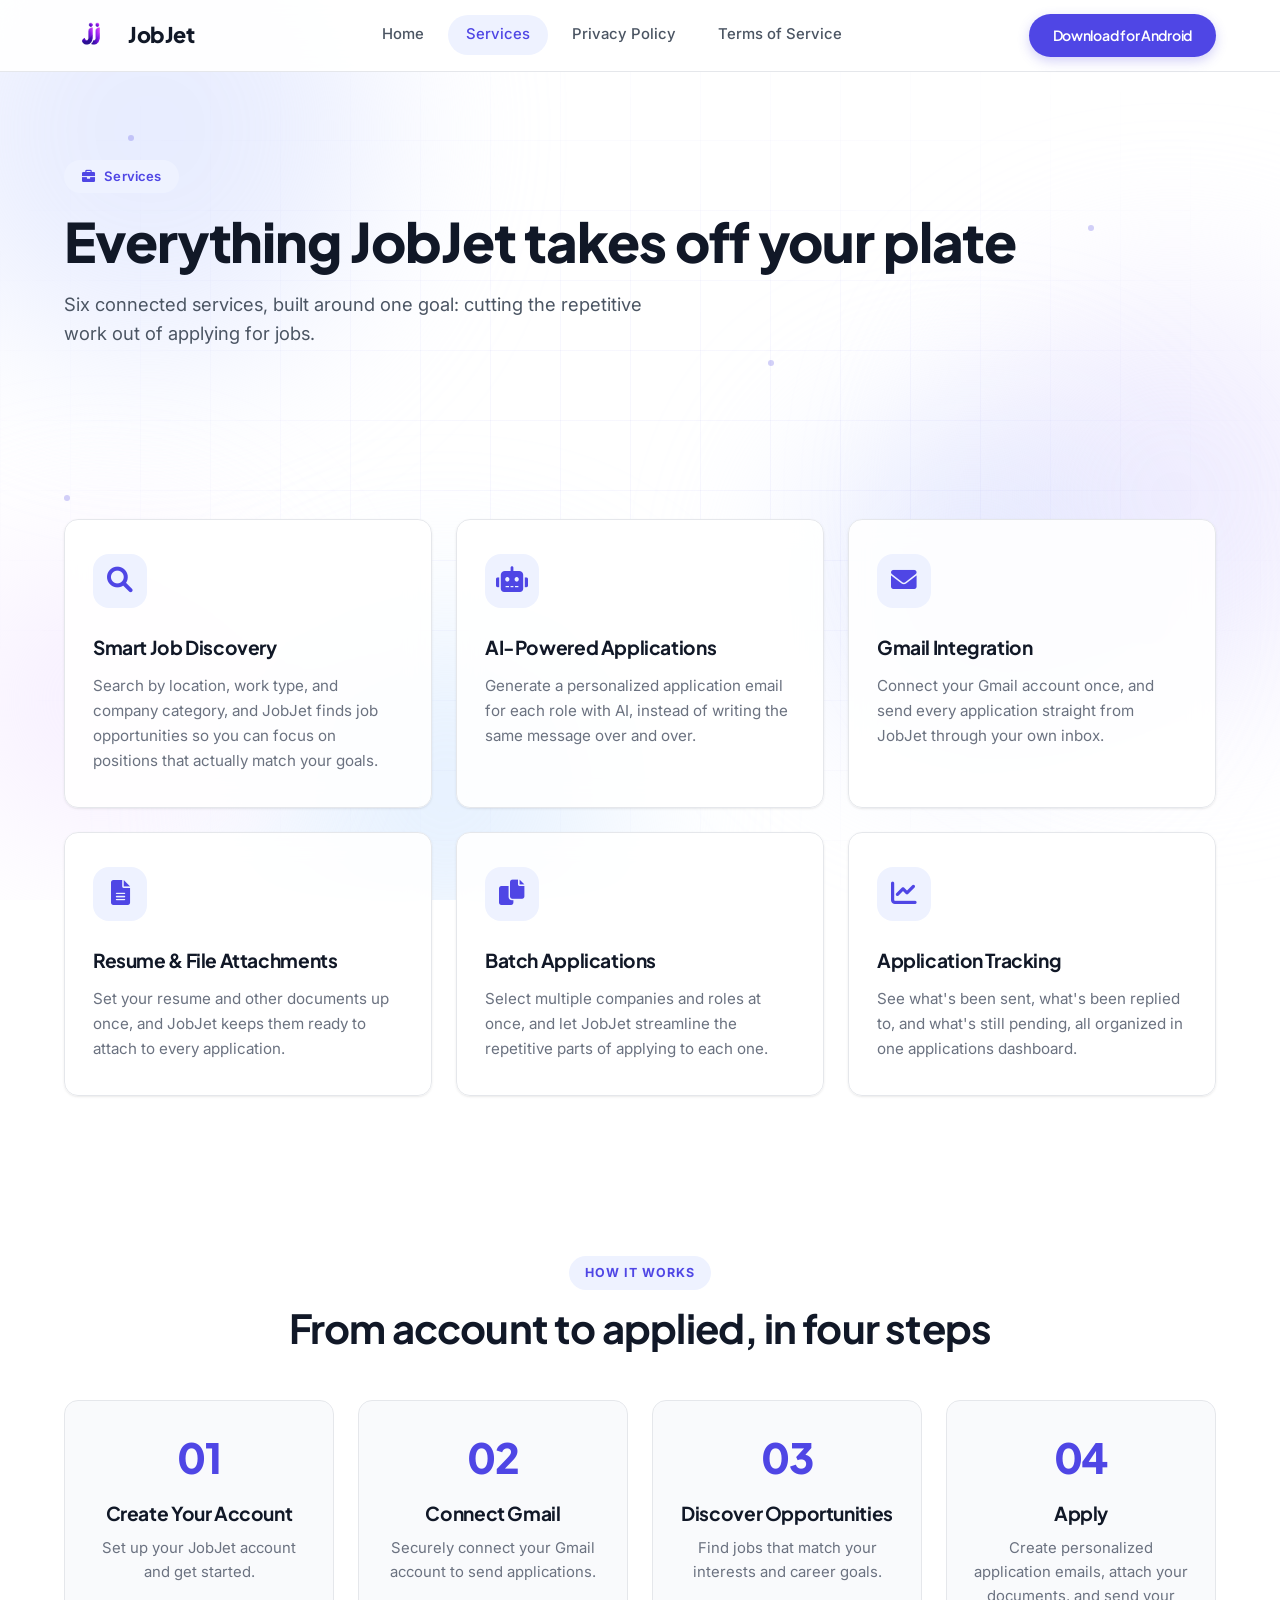
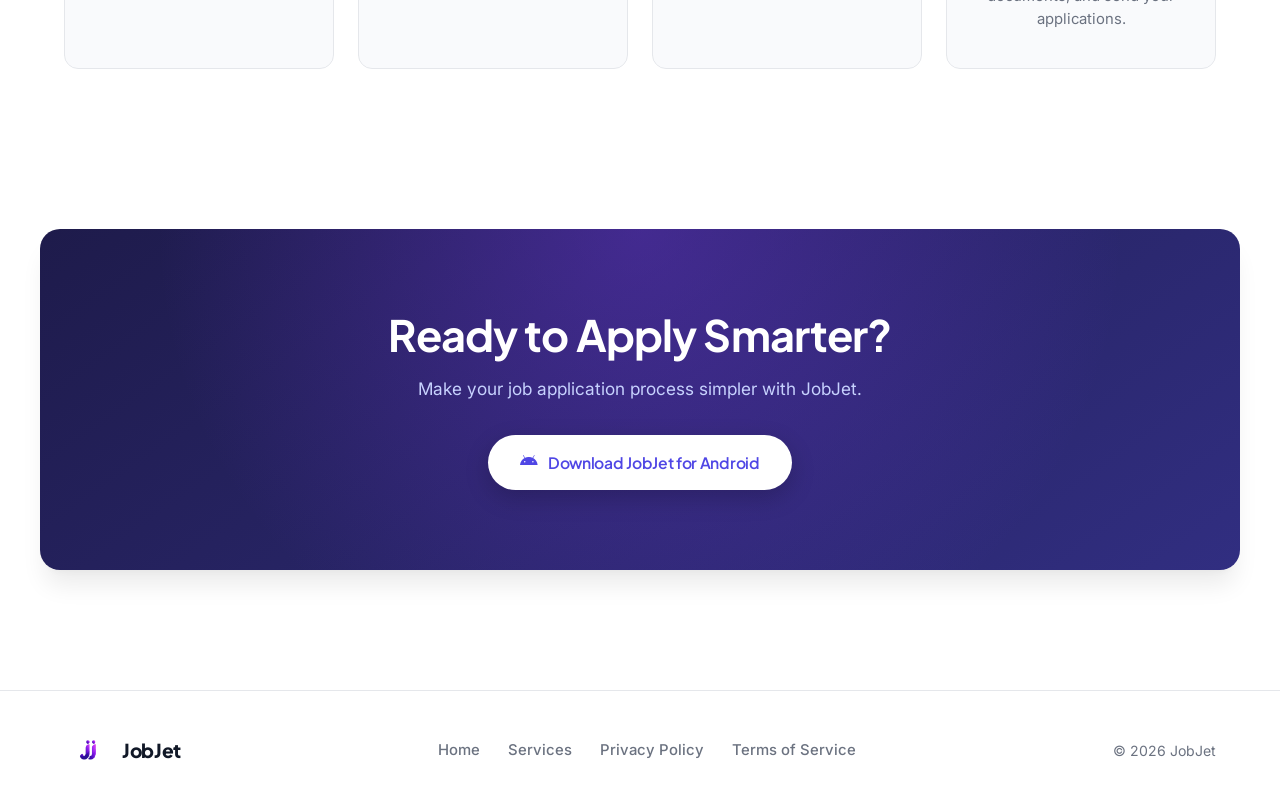
<file: services/index.html>
<!DOCTYPE html>
<html lang="en">
<head>
<meta charset="UTF-8">
<meta name="viewport" content="width=device-width, initial-scale=1.0">
<title>Services — JobJet</title>
<link rel="icon" href="../images/logo.png">
<!-- Font Awesome for icons -->
<link rel="stylesheet" href="https://cdnjs.cloudflare.com/ajax/libs/font-awesome/6.0.0-beta3/css/all.min.css">
<!-- Google Fonts -->
<link href="https://fonts.googleapis.com/css2?family=Inter:opsz,wght@14..32,400;14..32,500;14..32,600;14..32,700&family=Plus+Jakarta+Sans:wght@400;500;600;700;800&display=swap" rel="stylesheet">
<style>
  /* ---------- RESET & VARIABLES ---------- */
  * {
    margin: 0;
    padding: 0;
    box-sizing: border-box;
  }

  :root {
    --bg: #ffffff;
    --bg-subtle: #f8f9fc;
    --bg-card: #ffffff;
    --primary: #4f46e5;
    --primary-dark: #4338ca;
    --primary-light: #eef2ff;
    --accent: #7c3aed;
    --text: #111827;
    --text-dim: #4b5563;
    --text-soft: #6b7280;
    --border: #e5e7eb;
    --border-light: #f3f4f6;
    --shadow-sm: 0 1px 3px rgba(0, 0, 0, 0.06), 0 1px 2px rgba(0, 0, 0, 0.04);
    --shadow-md: 0 4px 6px -1px rgba(0, 0, 0, 0.07), 0 2px 4px -2px rgba(0, 0, 0, 0.05);
    --shadow-lg: 0 10px 15px -3px rgba(0, 0, 0, 0.08), 0 4px 6px -4px rgba(0, 0, 0, 0.04);
    --shadow-xl: 0 20px 25px -5px rgba(0, 0, 0, 0.08), 0 8px 10px -6px rgba(0, 0, 0, 0.04);
    --radius: 20px;
    --radius-sm: 14px;
    --transition: all 0.25s cubic-bezier(0.2, 0, 0, 1);
  }

  body {
    font-family: 'Inter', sans-serif;
    background: var(--bg);
    color: var(--text);
    line-height: 1.6;
    -webkit-font-smoothing: antialiased;
    overflow-x: hidden;
    position: relative;
  }

  /* ---------- GLOBAL ANIMATED BACKGROUND ---------- */
  .global-bg {
    position: fixed;
    inset: 0;
    z-index: 0;
    pointer-events: none;
    overflow: hidden;
  }

  .global-bg .orb {
    position: absolute;
    border-radius: 50%;
    filter: blur(80px);
    opacity: 0.5;
    will-change: transform;
  }

  .global-bg .orb-1 {
    width: 500px;
    height: 500px;
    background: radial-gradient(circle, #c7d2fe, #eef2ff);
    top: -120px;
    left: -100px;
    animation: floatOrb1 20s ease-in-out infinite;
  }

  .global-bg .orb-2 {
    width: 450px;
    height: 450px;
    background: radial-gradient(circle, #ddd6fe, #f5f3ff);
    top: 30%;
    right: -120px;
    animation: floatOrb2 24s ease-in-out infinite;
  }

  .global-bg .orb-3 {
    width: 380px;
    height: 380px;
    background: radial-gradient(circle, #bfdbfe, #eff6ff);
    bottom: -80px;
    left: 20%;
    animation: floatOrb3 26s ease-in-out infinite;
  }

  .global-bg .orb-4 {
    width: 320px;
    height: 320px;
    background: radial-gradient(circle, #e9d5ff, #faf5ff);
    top: 60%;
    left: -60px;
    animation: floatOrb4 22s ease-in-out infinite;
  }

  .global-bg .orb-5 {
    width: 360px;
    height: 360px;
    background: radial-gradient(circle, #c7d2fe, #eef2ff);
    bottom: 15%;
    right: 10%;
    animation: floatOrb5 28s ease-in-out infinite;
  }

  .global-bg .grid-lines {
    position: absolute;
    inset: 0;
    background-image:
      linear-gradient(rgba(79, 70, 229, 0.045) 1px, transparent 1px),
      linear-gradient(90deg, rgba(79, 70, 229, 0.045) 1px, transparent 1px);
    background-size: 70px 70px;
    mask-image: radial-gradient(ellipse at center, black 20%, transparent 80%);
    -webkit-mask-image: radial-gradient(ellipse at center, black 20%, transparent 80%);
    animation: gridShift 40s linear infinite;
  }

  .global-bg .floating-dots {
    position: absolute;
    inset: 0;
  }

  .global-bg .dot {
    position: absolute;
    width: 6px;
    height: 6px;
    border-radius: 50%;
    background: var(--primary);
    opacity: 0.25;
    animation: dotFloat 15s ease-in-out infinite;
  }

  .global-bg .dot:nth-child(1) { top: 15%; left: 10%; animation-delay: 0s; animation-duration: 12s; }
  .global-bg .dot:nth-child(2) { top: 25%; left: 85%; animation-delay: 2s; animation-duration: 15s; }
  .global-bg .dot:nth-child(3) { top: 55%; left: 5%; animation-delay: 4s; animation-duration: 18s; }
  .global-bg .dot:nth-child(4) { top: 70%; left: 90%; animation-delay: 1s; animation-duration: 14s; }
  .global-bg .dot:nth-child(5) { top: 85%; left: 30%; animation-delay: 3s; animation-duration: 16s; }
  .global-bg .dot:nth-child(6) { top: 40%; left: 60%; animation-delay: 5s; animation-duration: 20s; }

  @keyframes floatOrb1 {
    0%, 100% { transform: translate(0, 0) scale(1); }
    50% { transform: translate(80px, 60px) scale(1.15); }
  }

  @keyframes floatOrb2 {
    0%, 100% { transform: translate(0, 0) scale(1); }
    50% { transform: translate(-70px, 80px) scale(1.1); }
  }

  @keyframes floatOrb3 {
    0%, 100% { transform: translate(0, 0) scale(1); }
    50% { transform: translate(60px, -70px) scale(1.2); }
  }

  @keyframes floatOrb4 {
    0%, 100% { transform: translate(0, 0) scale(1); }
    50% { transform: translate(90px, -40px) scale(1.12); }
  }

  @keyframes floatOrb5 {
    0%, 100% { transform: translate(0, 0) scale(1); }
    50% { transform: translate(-80px, -60px) scale(1.18); }
  }

  @keyframes gridShift {
    0% { background-position: 0 0, 0 0; }
    100% { background-position: 70px 70px, 70px 70px; }
  }

  @keyframes dotFloat {
    0%, 100% { transform: translate(0, 0); opacity: 0.15; }
    50% { transform: translate(30px, -40px); opacity: 0.45; }
  }

  .wrap {
    width: 100%;
    max-width: 1200px;
    margin: 0 auto;
    padding: 0 24px;
    position: relative;
    z-index: 2;
  }

  /* ---------- TYPOGRAPHY ---------- */
  h1, h2, h3, .brand, .nav-cta, .btn {
    font-family: 'Plus Jakarta Sans', sans-serif;
    font-weight: 700;
    letter-spacing: -0.02em;
  }

  h1 {
    font-size: clamp(2.2rem, 5vw, 3.4rem);
    line-height: 1.12;
    font-weight: 800;
    color: var(--text);
    margin-bottom: 18px;
  }

  h2 {
    font-size: clamp(1.8rem, 3.8vw, 2.5rem);
    line-height: 1.2;
    font-weight: 700;
    color: var(--text);
    margin-bottom: 14px;
  }

  .lede {
    font-size: clamp(1rem, 1.8vw, 1.15rem);
    color: var(--text-dim);
    max-width: 620px;
    margin-bottom: 30px;
  }

  .section-head {
    text-align: center;
    max-width: 720px;
    margin: 0 auto 48px;
  }

  .section-head p {
    color: var(--text-soft);
    font-size: 1.05rem;
    margin-top: 10px;
  }

  .tag {
    display: inline-block;
    font-size: 0.78rem;
    font-weight: 700;
    text-transform: uppercase;
    letter-spacing: 0.08em;
    color: var(--primary);
    background: var(--primary-light);
    padding: 7px 16px;
    border-radius: 100px;
    margin-bottom: 14px;
  }

  /* ---------- NAV ---------- */
  .nav {
    position: fixed;
    top: 0;
    left: 0;
    width: 100%;
    z-index: 1000;
    background: rgba(255, 255, 255, 0.92);
    backdrop-filter: blur(16px);
    -webkit-backdrop-filter: blur(16px);
    border-bottom: 1px solid var(--border);
  }

  .nav-inner {
    display: flex;
    align-items: center;
    justify-content: space-between;
    max-width: 1200px;
    margin: 0 auto;
    padding: 14px 24px;
    gap: 20px;
  }

  .brand {
    display: flex;
    align-items: center;
    gap: 10px;
    font-size: 1.35rem;
    font-weight: 800;
    color: var(--text);
    text-decoration: none;
  }

  /* LOGO: completely flat — no border, no shadow */
  .brand img {
    height: 36px;
    width: auto;
    display: block;
    border: none !important;
    box-shadow: none !important;
    outline: none !important;
    filter: none !important;
    background: transparent !important;
  }

  .nav-links {
    display: flex;
    gap: 6px;
    align-items: center;
  }

  .nav-links a {
    color: var(--text-dim);
    text-decoration: none;
    font-weight: 500;
    font-size: 0.93rem;
    padding: 8px 18px;
    border-radius: 100px;
    transition: var(--transition);
  }

  .nav-links a:hover,
  .nav-links a.active {
    color: var(--primary);
    background: var(--primary-light);
  }

  .nav-cta {
    background: var(--primary);
    color: white;
    text-decoration: none;
    padding: 10px 24px;
    border-radius: 100px;
    font-weight: 600;
    font-size: 0.88rem;
    box-shadow: 0 4px 12px rgba(79, 70, 229, 0.25);
    transition: var(--transition);
    white-space: nowrap;
  }

  .nav-cta:hover {
    background: var(--primary-dark);
    transform: translateY(-1px);
    box-shadow: 0 8px 20px rgba(79, 70, 229, 0.3);
  }

  .nav-toggle {
    display: none;
    background: transparent;
    border: 1px solid var(--border);
    color: var(--text);
    font-size: 1.6rem;
    padding: 4px 12px;
    border-radius: 12px;
    cursor: pointer;
    transition: var(--transition);
  }

  .nav-toggle:hover {
    background: var(--bg-subtle);
  }

  /* ---------- PAGE HERO ---------- */
  .page-hero {
    padding: 160px 0 60px;
    position: relative;
    overflow: hidden;
  }

  .page-hero .eyebrow {
    display: inline-block;
    font-size: 0.82rem;
    font-weight: 600;
    color: var(--primary);
    background: var(--primary-light);
    padding: 6px 18px;
    border-radius: 100px;
    margin-bottom: 18px;
    letter-spacing: 0.01em;
  }

  /* ---------- SECTIONS ---------- */
  section {
    padding: 80px 0;
    position: relative;
    z-index: 2;
  }

  /* Grid */
  .grid {
    display: grid;
    grid-template-columns: repeat(auto-fit, minmax(300px, 1fr));
    gap: 24px;
  }

  .card {
    background: rgba(255, 255, 255, 0.88);
    backdrop-filter: blur(12px);
    -webkit-backdrop-filter: blur(12px);
    border: 1px solid var(--border);
    border-radius: var(--radius-sm);
    padding: 34px 28px;
    transition: var(--transition);
    box-shadow: var(--shadow-sm);
  }

  .card:hover {
    transform: translateY(-6px);
    border-color: #c7d2fe;
    box-shadow: var(--shadow-lg);
    background: white;
  }

  .card .icon {
    width: 54px;
    height: 54px;
    border-radius: 16px;
    background: var(--primary-light);
    margin-bottom: 24px;
    display: flex;
    align-items: center;
    justify-content: center;
    font-size: 1.6rem;
    color: var(--primary);
    transition: var(--transition);
  }

  .card:hover .icon {
    background: var(--primary);
    color: white;
    transform: scale(1.05);
  }

  .card .icon::before {
    font-family: 'Font Awesome 6 Free';
    font-weight: 900;
    font-size: 1.6rem;
  }

  .card:nth-child(1) .icon::before { content: '\f002'; }
  .card:nth-child(2) .icon::before { content: '\f544'; }
  .card:nth-child(3) .icon::before { content: '\f0e0'; }
  .card:nth-child(4) .icon::before { content: '\f15c'; }
  .card:nth-child(5) .icon::before { content: '\f0c5'; }
  .card:nth-child(6) .icon::before { content: '\f201'; }

  .card h3 {
    font-size: 1.2rem;
    margin-bottom: 10px;
    font-weight: 700;
    color: var(--text);
  }

  .card p {
    color: var(--text-soft);
    font-size: 0.95rem;
    line-height: 1.65;
  }

  /* Steps */
  .steps {
    display: grid;
    grid-template-columns: repeat(auto-fit, minmax(230px, 1fr));
    gap: 24px;
    margin-top: 40px;
  }

  .step {
    background: rgba(248, 249, 252, 0.85);
    backdrop-filter: blur(12px);
    -webkit-backdrop-filter: blur(12px);
    border: 1px solid var(--border);
    border-radius: var(--radius-sm);
    padding: 36px 26px;
    transition: var(--transition);
    text-align: center;
  }

  .step:hover {
    transform: translateY(-5px);
    background: white;
    border-color: #c7d2fe;
    box-shadow: var(--shadow-md);
  }

  .num {
    font-size: 2.6rem;
    font-weight: 800;
    font-family: 'Plus Jakarta Sans', sans-serif;
    color: var(--primary);
    line-height: 1;
    margin-bottom: 20px;
    letter-spacing: -0.03em;
  }

  .step h3 {
    font-size: 1.2rem;
    margin-bottom: 8px;
    color: var(--text);
  }

  .step p {
    color: var(--text-soft);
    font-size: 0.93rem;
  }

  /* CTA section */
  .cta {
    background: linear-gradient(145deg, #1e1b4b, #312e81);
    border-radius: var(--radius);
    padding: 80px 30px;
    text-align: center;
    box-shadow: var(--shadow-xl);
    position: relative;
    overflow: hidden;
  }

  .cta::before {
    content: '';
    position: absolute;
    inset: 0;
    background: radial-gradient(circle at 50% 0%, rgba(124, 58, 237, 0.35), transparent 70%);
    pointer-events: none;
  }

  .cta h2 {
    font-size: clamp(1.9rem, 3.8vw, 2.7rem);
    margin-bottom: 14px;
    color: white;
    position: relative;
    z-index: 1;
  }

  .cta p {
    color: #c7d2fe;
    max-width: 560px;
    margin: 0 auto 32px;
    font-size: 1.08rem;
    position: relative;
    z-index: 1;
  }

  .cta .btn-outline {
    background: white;
    color: var(--primary);
    border: none;
    position: relative;
    z-index: 1;
    box-shadow: 0 8px 24px rgba(0, 0, 0, 0.2);
  }

  .cta .btn-outline:hover {
    background: #eef2ff;
    transform: translateY(-2px);
    box-shadow: 0 14px 32px rgba(0, 0, 0, 0.25);
  }

  /* Buttons */
  .btn-row {
    display: flex;
    flex-wrap: wrap;
    gap: 14px;
    align-items: center;
  }

  .btn {
    display: inline-flex;
    align-items: center;
    justify-content: center;
    gap: 10px;
    padding: 15px 32px;
    border-radius: 100px;
    font-weight: 600;
    font-size: 0.98rem;
    text-decoration: none;
    transition: var(--transition);
    border: none;
    cursor: pointer;
  }

  .btn-primary {
    background: var(--primary);
    color: white;
    box-shadow: 0 6px 20px rgba(79, 70, 229, 0.3);
  }

  .btn-primary:hover {
    background: var(--primary-dark);
    transform: translateY(-2px);
    box-shadow: 0 12px 28px rgba(79, 70, 229, 0.35);
  }

  .btn-outline {
    background: white;
    color: var(--text);
    border: 1.5px solid var(--border);
    box-shadow: var(--shadow-sm);
  }

  .btn-outline:hover {
    border-color: var(--primary);
    color: var(--primary);
    background: var(--primary-light);
    transform: translateY(-2px);
    box-shadow: var(--shadow-md);
  }

  /* Footer */
  footer {
    padding: 44px 0 32px;
    border-top: 1px solid var(--border);
    margin-top: 40px;
    position: relative;
    z-index: 2;
    background: rgba(255, 255, 255, 0.85);
    backdrop-filter: blur(12px);
    -webkit-backdrop-filter: blur(12px);
  }

  .footer-inner {
    display: flex;
    flex-wrap: wrap;
    align-items: center;
    justify-content: space-between;
    gap: 24px;
  }

  .footer-inner .brand {
    font-size: 1.2rem;
  }

  /* FOOTER LOGO: flat, no border, no shadow */
  .footer-inner .brand img {
    height: 32px;
    border: none !important;
    box-shadow: none !important;
    outline: none !important;
    filter: none !important;
    background: transparent !important;
  }

  .footer-links {
    display: flex;
    gap: 28px;
  }

  .footer-links a {
    color: var(--text-soft);
    text-decoration: none;
    font-weight: 500;
    font-size: 0.93rem;
    transition: var(--transition);
  }

  .footer-links a:hover {
    color: var(--primary);
  }

  footer span {
    color: var(--text-soft);
    font-size: 0.88rem;
  }

  /* ---------- RESPONSIVE ---------- */
  @media (max-width: 900px) {
    .nav-links {
      display: none;
    }

    .nav-toggle {
      display: block;
    }

    .nav-cta {
      display: none;
    }

    .page-hero {
      padding: 140px 0 40px;
    }
  }

  @media (max-width: 600px) {
    .grid {
      grid-template-columns: 1fr;
    }

    .steps {
      grid-template-columns: 1fr;
    }

    .footer-inner {
      flex-direction: column;
      text-align: center;
    }

    .footer-links {
      justify-content: center;
      flex-wrap: wrap;
      gap: 20px;
    }

    .btn {
      padding: 14px 28px;
      width: 100%;
    }

    .cta .btn-outline {
      width: auto;
    }

    .global-bg .orb {
      opacity: 0.35;
      filter: blur(60px);
    }

    .global-bg .dot {
      display: none;
    }
  }

  /* mobile nav open state */
  .nav-links.show {
    display: flex;
    flex-direction: column;
    position: absolute;
    top: 72px;
    left: 20px;
    right: 20px;
    background: white;
    padding: 24px;
    border-radius: var(--radius-sm);
    border: 1px solid var(--border);
    box-shadow: var(--shadow-xl);
    z-index: 999;
  }

  html {
    scroll-behavior: smooth;
  }

  @media (prefers-reduced-motion: reduce) {
    .global-bg .orb,
    .global-bg .grid-lines,
    .global-bg .dot {
      animation: none;
    }
  }
</style>
</head>
<body>

<!-- GLOBAL ANIMATED BACKGROUND -->
<div class="global-bg" aria-hidden="true">
  <div class="orb orb-1"></div>
  <div class="orb orb-2"></div>
  <div class="orb orb-3"></div>
  <div class="orb orb-4"></div>
  <div class="orb orb-5"></div>
  <div class="grid-lines"></div>
  <div class="floating-dots">
    <div class="dot"></div>
    <div class="dot"></div>
    <div class="dot"></div>
    <div class="dot"></div>
    <div class="dot"></div>
    <div class="dot"></div>
  </div>
</div>

<nav class="nav">
  <div class="nav-inner">
    <a class="brand" href="/">
      <img src="../images/logo.png" alt="JobJet logo">
      JobJet
    </a>
    <div class="nav-links" id="navLinks">
      <a href="/">Home</a>
      <a href="/services/" class="active">Services</a>
      <a href="/privacy-policy/">Privacy Policy</a>
      <a href="/terms-of-service/">Terms of Service</a>
    </div>
    <a class="nav-cta" href="/#download">Download for Android</a>
    <button class="nav-toggle" id="navToggle" aria-label="Toggle menu">&#9776;</button>
  </div>
</nav>

<header class="page-hero">
  <div class="wrap">
    <span class="eyebrow"><i class="fas fa-briefcase" style="margin-right: 6px;"></i> Services</span>
    <h1>Everything JobJet takes off your plate</h1>
    <p class="lede">Six connected services, built around one goal: cutting the repetitive work out of applying for jobs.</p>
  </div>
</header>

<section>
  <div class="wrap">
    <div class="grid">
      <div class="card">
        <div class="icon"></div>
        <h3>Smart Job Discovery</h3>
        <p>Search by location, work type, and company category, and JobJet finds job opportunities so you can focus on positions that actually match your goals.</p>
      </div>
      <div class="card">
        <div class="icon"></div>
        <h3>AI-Powered Applications</h3>
        <p>Generate a personalized application email for each role with AI, instead of writing the same message over and over.</p>
      </div>
      <div class="card">
        <div class="icon"></div>
        <h3>Gmail Integration</h3>
        <p>Connect your Gmail account once, and send every application straight from JobJet through your own inbox.</p>
      </div>
      <div class="card">
        <div class="icon"></div>
        <h3>Resume &amp; File Attachments</h3>
        <p>Set your resume and other documents up once, and JobJet keeps them ready to attach to every application.</p>
      </div>
      <div class="card">
        <div class="icon"></div>
        <h3>Batch Applications</h3>
        <p>Select multiple companies and roles at once, and let JobJet streamline the repetitive parts of applying to each one.</p>
      </div>
      <div class="card">
        <div class="icon"></div>
        <h3>Application Tracking</h3>
        <p>See what's been sent, what's been replied to, and what's still pending, all organized in one applications dashboard.</p>
      </div>
    </div>
  </div>
</section>

<section>
  <div class="wrap">
    <div class="section-head">
      <span class="tag">How it works</span>
      <h2>From account to applied, in four steps</h2>
    </div>
    <div class="steps">
      <div class="step">
        <div class="num">01</div>
        <h3>Create Your Account</h3>
        <p>Set up your JobJet account and get started.</p>
      </div>
      <div class="step">
        <div class="num">02</div>
        <h3>Connect Gmail</h3>
        <p>Securely connect your Gmail account to send applications.</p>
      </div>
      <div class="step">
        <div class="num">03</div>
        <h3>Discover Opportunities</h3>
        <p>Find jobs that match your interests and career goals.</p>
      </div>
      <div class="step">
        <div class="num">04</div>
        <h3>Apply</h3>
        <p>Create personalized application emails, attach your documents, and send your applications.</p>
      </div>
    </div>
  </div>
</section>

<section>
  <div class="wrap cta">
    <h2>Ready to Apply Smarter?</h2>
    <p>Make your job application process simpler with JobJet.</p>
    <div class="btn-row" style="justify-content: center;">
      <a class="btn btn-outline" href="https://expo.dev/artifacts/eas/0bABAdI0hfWEXxGfrLnoiC7bdziguuxA3XmqrocuFEI.apk">
        <i class="fab fa-android"></i> Download JobJet for Android
      </a>
    </div>
  </div>
</section>

<footer>
  <div class="wrap footer-inner">
    <a class="brand" href="/">
      <img src="../images/logo.png" alt="JobJet logo">
      JobJet
    </a>
    <div class="footer-links">
      <a href="/">Home</a>
      <a href="/services/">Services</a>
      <a href="/privacy-policy/">Privacy Policy</a>
      <a href="/terms-of-service/">Terms of Service</a>
    </div>
    <span>© 2026 JobJet</span>
  </div>
</footer>

<script>
  (function() {
    // Mobile nav toggle
    const toggle = document.getElementById('navToggle');
    const navLinks = document.getElementById('navLinks');
    if (toggle && navLinks) {
      toggle.addEventListener('click', function(e) {
        e.stopPropagation();
        navLinks.classList.toggle('show');
      });

      navLinks.querySelectorAll('a').forEach(link => {
        link.addEventListener('click', () => {
          navLinks.classList.remove('show');
        });
      });

      document.addEventListener('click', function(e) {
        if (navLinks.classList.contains('show') && !navLinks.contains(e.target) && e.target !== toggle) {
          navLinks.classList.remove('show');
        }
      });
    }

    // Smooth anchor scroll
    document.querySelectorAll('a[href^="#"]').forEach(anchor => {
      anchor.addEventListener('click', function(e) {
        const href = this.getAttribute('href');
        if (href === '#') return;
        const target = document.querySelector(href);
        if (target) {
          e.preventDefault();
          target.scrollIntoView({ behavior: 'smooth', block: 'start' });
        }
      });
    });
  })();
</script>
</body>
</html>
</file>
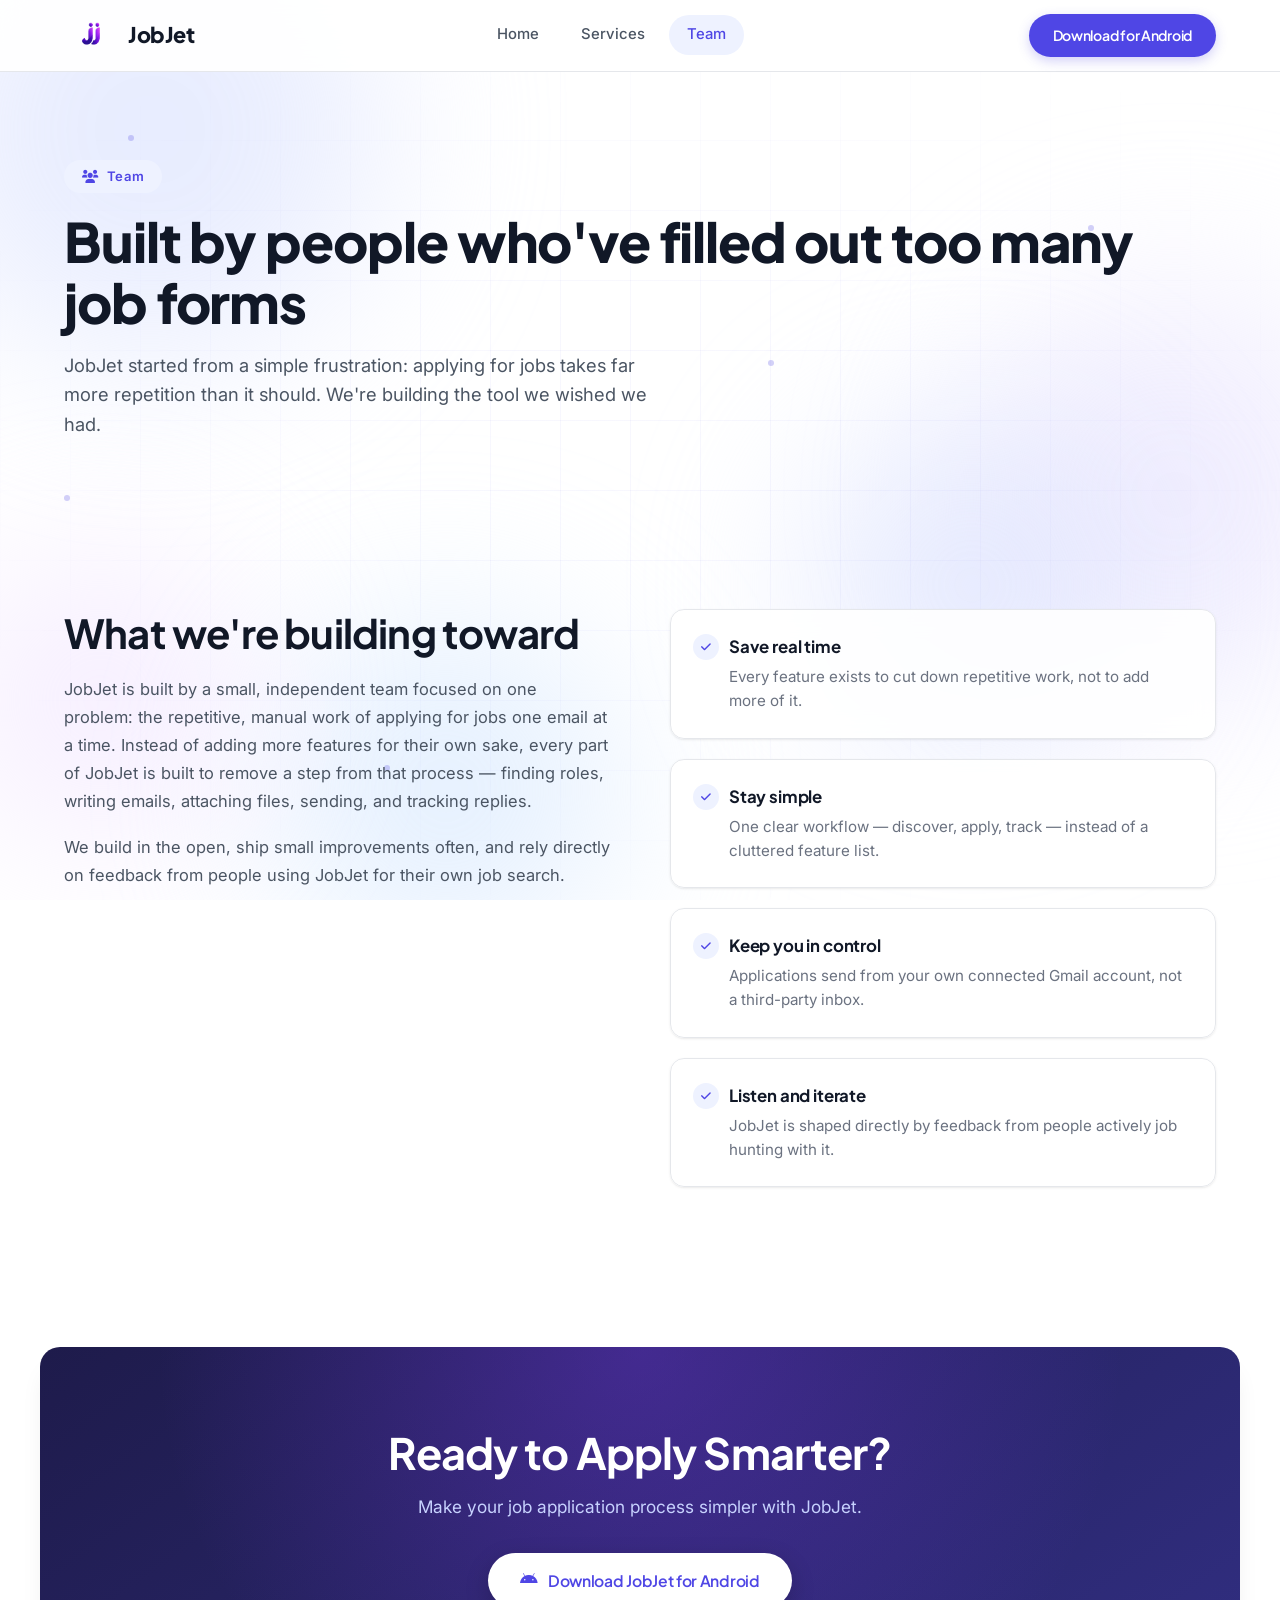
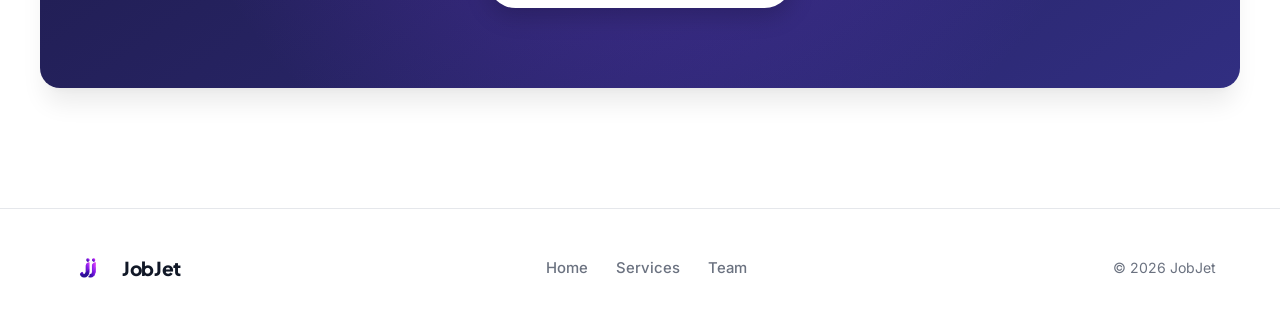
<file: team/index.html>
<!DOCTYPE html>
<html lang="en">
<head>
<meta charset="UTF-8">
<meta name="viewport" content="width=device-width, initial-scale=1.0">
<title>Team — JobJet</title>
<link rel="icon" href="../images/logo.png">
<!-- Font Awesome for icons -->
<link rel="stylesheet" href="https://cdnjs.cloudflare.com/ajax/libs/font-awesome/6.0.0-beta3/css/all.min.css">
<!-- Google Fonts -->
<link href="https://fonts.googleapis.com/css2?family=Inter:opsz,wght@14..32,400;14..32,500;14..32,600;14..32,700&family=Plus+Jakarta+Sans:wght@400;500;600;700;800&display=swap" rel="stylesheet">
<style>
  /* ---------- RESET & VARIABLES ---------- */
  * {
    margin: 0;
    padding: 0;
    box-sizing: border-box;
  }

  :root {
    --bg: #ffffff;
    --bg-subtle: #f8f9fc;
    --bg-card: #ffffff;
    --primary: #4f46e5;
    --primary-dark: #4338ca;
    --primary-light: #eef2ff;
    --accent: #7c3aed;
    --text: #111827;
    --text-dim: #4b5563;
    --text-soft: #6b7280;
    --border: #e5e7eb;
    --border-light: #f3f4f6;
    --shadow-sm: 0 1px 3px rgba(0, 0, 0, 0.06), 0 1px 2px rgba(0, 0, 0, 0.04);
    --shadow-md: 0 4px 6px -1px rgba(0, 0, 0, 0.07), 0 2px 4px -2px rgba(0, 0, 0, 0.05);
    --shadow-lg: 0 10px 15px -3px rgba(0, 0, 0, 0.08), 0 4px 6px -4px rgba(0, 0, 0, 0.04);
    --shadow-xl: 0 20px 25px -5px rgba(0, 0, 0, 0.08), 0 8px 10px -6px rgba(0, 0, 0, 0.04);
    --radius: 20px;
    --radius-sm: 14px;
    --transition: all 0.25s cubic-bezier(0.2, 0, 0, 1);
  }

  body {
    font-family: 'Inter', sans-serif;
    background: var(--bg);
    color: var(--text);
    line-height: 1.6;
    -webkit-font-smoothing: antialiased;
    overflow-x: hidden;
    position: relative;
  }

  /* ---------- GLOBAL ANIMATED BACKGROUND ---------- */
  .global-bg {
    position: fixed;
    inset: 0;
    z-index: 0;
    pointer-events: none;
    overflow: hidden;
  }

  .global-bg .orb {
    position: absolute;
    border-radius: 50%;
    filter: blur(80px);
    opacity: 0.5;
    will-change: transform;
  }

  .global-bg .orb-1 {
    width: 500px;
    height: 500px;
    background: radial-gradient(circle, #c7d2fe, #eef2ff);
    top: -120px;
    left: -100px;
    animation: floatOrb1 20s ease-in-out infinite;
  }

  .global-bg .orb-2 {
    width: 450px;
    height: 450px;
    background: radial-gradient(circle, #ddd6fe, #f5f3ff);
    top: 30%;
    right: -120px;
    animation: floatOrb2 24s ease-in-out infinite;
  }

  .global-bg .orb-3 {
    width: 380px;
    height: 380px;
    background: radial-gradient(circle, #bfdbfe, #eff6ff);
    bottom: -80px;
    left: 20%;
    animation: floatOrb3 26s ease-in-out infinite;
  }

  .global-bg .orb-4 {
    width: 320px;
    height: 320px;
    background: radial-gradient(circle, #e9d5ff, #faf5ff);
    top: 60%;
    left: -60px;
    animation: floatOrb4 22s ease-in-out infinite;
  }

  .global-bg .orb-5 {
    width: 360px;
    height: 360px;
    background: radial-gradient(circle, #c7d2fe, #eef2ff);
    bottom: 15%;
    right: 10%;
    animation: floatOrb5 28s ease-in-out infinite;
  }

  .global-bg .grid-lines {
    position: absolute;
    inset: 0;
    background-image:
      linear-gradient(rgba(79, 70, 229, 0.045) 1px, transparent 1px),
      linear-gradient(90deg, rgba(79, 70, 229, 0.045) 1px, transparent 1px);
    background-size: 70px 70px;
    mask-image: radial-gradient(ellipse at center, black 20%, transparent 80%);
    -webkit-mask-image: radial-gradient(ellipse at center, black 20%, transparent 80%);
    animation: gridShift 40s linear infinite;
  }

  .global-bg .floating-dots {
    position: absolute;
    inset: 0;
  }

  .global-bg .dot {
    position: absolute;
    width: 6px;
    height: 6px;
    border-radius: 50%;
    background: var(--primary);
    opacity: 0.25;
    animation: dotFloat 15s ease-in-out infinite;
  }

  .global-bg .dot:nth-child(1) { top: 15%; left: 10%; animation-delay: 0s; animation-duration: 12s; }
  .global-bg .dot:nth-child(2) { top: 25%; left: 85%; animation-delay: 2s; animation-duration: 15s; }
  .global-bg .dot:nth-child(3) { top: 55%; left: 5%; animation-delay: 4s; animation-duration: 18s; }
  .global-bg .dot:nth-child(4) { top: 70%; left: 90%; animation-delay: 1s; animation-duration: 14s; }
  .global-bg .dot:nth-child(5) { top: 85%; left: 30%; animation-delay: 3s; animation-duration: 16s; }
  .global-bg .dot:nth-child(6) { top: 40%; left: 60%; animation-delay: 5s; animation-duration: 20s; }

  @keyframes floatOrb1 {
    0%, 100% { transform: translate(0, 0) scale(1); }
    50% { transform: translate(80px, 60px) scale(1.15); }
  }

  @keyframes floatOrb2 {
    0%, 100% { transform: translate(0, 0) scale(1); }
    50% { transform: translate(-70px, 80px) scale(1.1); }
  }

  @keyframes floatOrb3 {
    0%, 100% { transform: translate(0, 0) scale(1); }
    50% { transform: translate(60px, -70px) scale(1.2); }
  }

  @keyframes floatOrb4 {
    0%, 100% { transform: translate(0, 0) scale(1); }
    50% { transform: translate(90px, -40px) scale(1.12); }
  }

  @keyframes floatOrb5 {
    0%, 100% { transform: translate(0, 0) scale(1); }
    50% { transform: translate(-80px, -60px) scale(1.18); }
  }

  @keyframes gridShift {
    0% { background-position: 0 0, 0 0; }
    100% { background-position: 70px 70px, 70px 70px; }
  }

  @keyframes dotFloat {
    0%, 100% { transform: translate(0, 0); opacity: 0.15; }
    50% { transform: translate(30px, -40px); opacity: 0.45; }
  }

  .wrap {
    width: 100%;
    max-width: 1200px;
    margin: 0 auto;
    padding: 0 24px;
    position: relative;
    z-index: 2;
  }

  /* ---------- TYPOGRAPHY ---------- */
  h1, h2, h3, .brand, .nav-cta, .btn {
    font-family: 'Plus Jakarta Sans', sans-serif;
    font-weight: 700;
    letter-spacing: -0.02em;
  }

  h1 {
    font-size: clamp(2.2rem, 5vw, 3.4rem);
    line-height: 1.12;
    font-weight: 800;
    color: var(--text);
    margin-bottom: 18px;
  }

  h2 {
    font-size: clamp(1.8rem, 3.8vw, 2.5rem);
    line-height: 1.2;
    font-weight: 700;
    color: var(--text);
    margin-bottom: 14px;
  }

  .lede {
    font-size: clamp(1rem, 1.8vw, 1.15rem);
    color: var(--text-dim);
    max-width: 620px;
    margin-bottom: 30px;
  }

  .section-head {
    text-align: center;
    max-width: 720px;
    margin: 0 auto 48px;
  }

  .section-head p {
    color: var(--text-soft);
    font-size: 1.05rem;
    margin-top: 10px;
  }

  .tag {
    display: inline-block;
    font-size: 0.78rem;
    font-weight: 700;
    text-transform: uppercase;
    letter-spacing: 0.08em;
    color: var(--primary);
    background: var(--primary-light);
    padding: 7px 16px;
    border-radius: 100px;
    margin-bottom: 14px;
  }

  /* ---------- NAV ---------- */
  .nav {
    position: fixed;
    top: 0;
    left: 0;
    width: 100%;
    z-index: 1000;
    background: rgba(255, 255, 255, 0.92);
    backdrop-filter: blur(16px);
    -webkit-backdrop-filter: blur(16px);
    border-bottom: 1px solid var(--border);
  }

  .nav-inner {
    display: flex;
    align-items: center;
    justify-content: space-between;
    max-width: 1200px;
    margin: 0 auto;
    padding: 14px 24px;
    gap: 20px;
  }

  .brand {
    display: flex;
    align-items: center;
    gap: 10px;
    font-size: 1.35rem;
    font-weight: 800;
    color: var(--text);
    text-decoration: none;
  }

  /* LOGO: completely flat — no border, no shadow */
  .brand img {
    height: 36px;
    width: auto;
    display: block;
    border: none !important;
    box-shadow: none !important;
    outline: none !important;
    filter: none !important;
    background: transparent !important;
  }

  .nav-links {
    display: flex;
    gap: 6px;
    align-items: center;
  }

  .nav-links a {
    color: var(--text-dim);
    text-decoration: none;
    font-weight: 500;
    font-size: 0.93rem;
    padding: 8px 18px;
    border-radius: 100px;
    transition: var(--transition);
  }

  .nav-links a:hover,
  .nav-links a.active {
    color: var(--primary);
    background: var(--primary-light);
  }

  .nav-cta {
    background: var(--primary);
    color: white;
    text-decoration: none;
    padding: 10px 24px;
    border-radius: 100px;
    font-weight: 600;
    font-size: 0.88rem;
    box-shadow: 0 4px 12px rgba(79, 70, 229, 0.25);
    transition: var(--transition);
    white-space: nowrap;
  }

  .nav-cta:hover {
    background: var(--primary-dark);
    transform: translateY(-1px);
    box-shadow: 0 8px 20px rgba(79, 70, 229, 0.3);
  }

  .nav-toggle {
    display: none;
    background: transparent;
    border: 1px solid var(--border);
    color: var(--text);
    font-size: 1.6rem;
    padding: 4px 12px;
    border-radius: 12px;
    cursor: pointer;
    transition: var(--transition);
  }

  .nav-toggle:hover {
    background: var(--bg-subtle);
  }

  /* ---------- PAGE HERO ---------- */
  .page-hero {
    padding: 160px 0 60px;
    position: relative;
    overflow: hidden;
  }

  .page-hero .eyebrow {
    display: inline-block;
    font-size: 0.82rem;
    font-weight: 600;
    color: var(--primary);
    background: var(--primary-light);
    padding: 6px 18px;
    border-radius: 100px;
    margin-bottom: 18px;
    letter-spacing: 0.01em;
  }

  /* ---------- SECTIONS ---------- */
  section {
    padding: 80px 0;
    position: relative;
    z-index: 2;
  }

  /* Split layout */
  .split {
    display: grid;
    grid-template-columns: 1fr 1fr;
    gap: 60px;
    align-items: start;
  }

  .split h2 {
    margin-bottom: 18px;
  }

  .split p {
    color: var(--text-dim);
    font-size: 16.5px;
    margin-bottom: 18px;
    line-height: 1.7;
  }

  /* Value list */
  .value-list {
    list-style: none;
    display: flex;
    flex-direction: column;
    gap: 20px;
  }

  .value-list li {
    background: rgba(255, 255, 255, 0.88);
    backdrop-filter: blur(12px);
    -webkit-backdrop-filter: blur(12px);
    border: 1px solid var(--border);
    border-radius: var(--radius-sm);
    padding: 24px 26px;
    transition: var(--transition);
    box-shadow: var(--shadow-sm);
    position: relative;
    padding-left: 58px;
  }

  .value-list li::before {
    content: '\f00c';
    font-family: 'Font Awesome 6 Free';
    font-weight: 900;
    position: absolute;
    left: 22px;
    top: 24px;
    width: 26px;
    height: 26px;
    border-radius: 50%;
    background: var(--primary-light);
    color: var(--primary);
    display: flex;
    align-items: center;
    justify-content: center;
    font-size: 0.7rem;
    transition: var(--transition);
  }

  .value-list li:hover {
    transform: translateY(-4px);
    border-color: #c7d2fe;
    box-shadow: var(--shadow-lg);
    background: white;
  }

  .value-list li:hover::before {
    background: var(--primary);
    color: white;
  }

  .value-list strong {
    display: block;
    font-size: 1.05rem;
    font-weight: 700;
    color: var(--text);
    margin-bottom: 4px;
    font-family: 'Plus Jakarta Sans', sans-serif;
    letter-spacing: -0.01em;
  }

  .value-list span {
    display: block;
    color: var(--text-soft);
    font-size: 0.95rem;
    line-height: 1.6;
  }

  /* CTA section */
  .cta {
    background: linear-gradient(145deg, #1e1b4b, #312e81);
    border-radius: var(--radius);
    padding: 80px 30px;
    text-align: center;
    box-shadow: var(--shadow-xl);
    position: relative;
    overflow: hidden;
  }

  .cta::before {
    content: '';
    position: absolute;
    inset: 0;
    background: radial-gradient(circle at 50% 0%, rgba(124, 58, 237, 0.35), transparent 70%);
    pointer-events: none;
  }

  .cta h2 {
    font-size: clamp(1.9rem, 3.8vw, 2.7rem);
    margin-bottom: 14px;
    color: white;
    position: relative;
    z-index: 1;
  }

  .cta p {
    color: #c7d2fe;
    max-width: 560px;
    margin: 0 auto 32px;
    font-size: 1.08rem;
    position: relative;
    z-index: 1;
  }

  .cta .btn-outline {
    background: white;
    color: var(--primary);
    border: none;
    position: relative;
    z-index: 1;
    box-shadow: 0 8px 24px rgba(0, 0, 0, 0.2);
  }

  .cta .btn-outline:hover {
    background: #eef2ff;
    transform: translateY(-2px);
    box-shadow: 0 14px 32px rgba(0, 0, 0, 0.25);
  }

  /* Buttons */
  .btn-row {
    display: flex;
    flex-wrap: wrap;
    gap: 14px;
    align-items: center;
  }

  .btn {
    display: inline-flex;
    align-items: center;
    justify-content: center;
    gap: 10px;
    padding: 15px 32px;
    border-radius: 100px;
    font-weight: 600;
    font-size: 0.98rem;
    text-decoration: none;
    transition: var(--transition);
    border: none;
    cursor: pointer;
  }

  .btn-primary {
    background: var(--primary);
    color: white;
    box-shadow: 0 6px 20px rgba(79, 70, 229, 0.3);
  }

  .btn-primary:hover {
    background: var(--primary-dark);
    transform: translateY(-2px);
    box-shadow: 0 12px 28px rgba(79, 70, 229, 0.35);
  }

  .btn-outline {
    background: white;
    color: var(--text);
    border: 1.5px solid var(--border);
    box-shadow: var(--shadow-sm);
  }

  .btn-outline:hover {
    border-color: var(--primary);
    color: var(--primary);
    background: var(--primary-light);
    transform: translateY(-2px);
    box-shadow: var(--shadow-md);
  }

  /* Footer */
  footer {
    padding: 44px 0 32px;
    border-top: 1px solid var(--border);
    margin-top: 40px;
    position: relative;
    z-index: 2;
    background: rgba(255, 255, 255, 0.85);
    backdrop-filter: blur(12px);
    -webkit-backdrop-filter: blur(12px);
  }

  .footer-inner {
    display: flex;
    flex-wrap: wrap;
    align-items: center;
    justify-content: space-between;
    gap: 24px;
  }

  .footer-inner .brand {
    font-size: 1.2rem;
  }

  /* FOOTER LOGO: flat, no border, no shadow */
  .footer-inner .brand img {
    height: 32px;
    border: none !important;
    box-shadow: none !important;
    outline: none !important;
    filter: none !important;
    background: transparent !important;
  }

  .footer-links {
    display: flex;
    gap: 28px;
  }

  .footer-links a {
    color: var(--text-soft);
    text-decoration: none;
    font-weight: 500;
    font-size: 0.93rem;
    transition: var(--transition);
  }

  .footer-links a:hover {
    color: var(--primary);
  }

  footer span {
    color: var(--text-soft);
    font-size: 0.88rem;
  }

  /* ---------- RESPONSIVE ---------- */
  @media (max-width: 900px) {
    .nav-links {
      display: none;
    }

    .nav-toggle {
      display: block;
    }

    .nav-cta {
      display: none;
    }

    .page-hero {
      padding: 140px 0 40px;
    }

    .split {
      grid-template-columns: 1fr;
      gap: 40px;
    }
  }

  @media (max-width: 600px) {
    .footer-inner {
      flex-direction: column;
      text-align: center;
    }

    .footer-links {
      justify-content: center;
      flex-wrap: wrap;
      gap: 20px;
    }

    .btn {
      padding: 14px 28px;
      width: 100%;
    }

    .cta .btn-outline {
      width: auto;
    }

    .global-bg .orb {
      opacity: 0.35;
      filter: blur(60px);
    }

    .global-bg .dot {
      display: none;
    }

    .value-list li {
      padding: 22px 22px 22px 54px;
    }

    .value-list li::before {
      left: 18px;
      top: 22px;
    }
  }

  /* mobile nav open state */
  .nav-links.show {
    display: flex;
    flex-direction: column;
    position: absolute;
    top: 72px;
    left: 20px;
    right: 20px;
    background: white;
    padding: 24px;
    border-radius: var(--radius-sm);
    border: 1px solid var(--border);
    box-shadow: var(--shadow-xl);
    z-index: 999;
  }

  html {
    scroll-behavior: smooth;
  }

  @media (prefers-reduced-motion: reduce) {
    .global-bg .orb,
    .global-bg .grid-lines,
    .global-bg .dot {
      animation: none;
    }
  }
</style>
</head>
<body>

<!-- GLOBAL ANIMATED BACKGROUND -->
<div class="global-bg" aria-hidden="true">
  <div class="orb orb-1"></div>
  <div class="orb orb-2"></div>
  <div class="orb orb-3"></div>
  <div class="orb orb-4"></div>
  <div class="orb orb-5"></div>
  <div class="grid-lines"></div>
  <div class="floating-dots">
    <div class="dot"></div>
    <div class="dot"></div>
    <div class="dot"></div>
    <div class="dot"></div>
    <div class="dot"></div>
    <div class="dot"></div>
  </div>
</div>

<nav class="nav">
  <div class="nav-inner">
    <a class="brand" href="/">
      <img src="../images/logo.png" alt="JobJet logo">
      JobJet
    </a>
    <div class="nav-links" id="navLinks">
      <a href="/">Home</a>
      <a href="/services/">Services</a>
      <a href="/team/" class="active">Team</a>
    </div>
    <a class="nav-cta" href="/#download">Download for Android</a>
    <button class="nav-toggle" id="navToggle" aria-label="Toggle menu">&#9776;</button>
  </div>
</nav>

<header class="page-hero">
  <div class="wrap">
    <span class="eyebrow"><i class="fas fa-users" style="margin-right: 6px;"></i> Team</span>
    <h1>Built by people who've filled out too many job forms</h1>
    <p class="lede">JobJet started from a simple frustration: applying for jobs takes far more repetition than it should. We're building the tool we wished we had.</p>
  </div>
</header>

<section>
  <div class="wrap split">
    <div>
      <h2>What we're building toward</h2>
      <p>JobJet is built by a small, independent team focused on one problem: the repetitive, manual work of applying for jobs one email at a time. Instead of adding more features for their own sake, every part of JobJet is built to remove a step from that process — finding roles, writing emails, attaching files, sending, and tracking replies.</p>
      <p>We build in the open, ship small improvements often, and rely directly on feedback from people using JobJet for their own job search.</p>
    </div>
    <ul class="value-list">
      <li>
        <strong>Save real time</strong>
        <span>Every feature exists to cut down repetitive work, not to add more of it.</span>
      </li>
      <li>
        <strong>Stay simple</strong>
        <span>One clear workflow — discover, apply, track — instead of a cluttered feature list.</span>
      </li>
      <li>
        <strong>Keep you in control</strong>
        <span>Applications send from your own connected Gmail account, not a third-party inbox.</span>
      </li>
      <li>
        <strong>Listen and iterate</strong>
        <span>JobJet is shaped directly by feedback from people actively job hunting with it.</span>
      </li>
    </ul>
  </div>
</section>

<section>
  <div class="wrap cta">
    <h2>Ready to Apply Smarter?</h2>
    <p>Make your job application process simpler with JobJet.</p>
    <div class="btn-row" style="justify-content: center;">
      <a class="btn btn-outline" href="https://expo.dev/artifacts/eas/0bABAdI0hfWEXxGfrLnoiC7bdziguuxA3XmqrocuFEI.apk">
        <i class="fab fa-android"></i> Download JobJet for Android
      </a>
    </div>
  </div>
</section>

<footer>
  <div class="wrap footer-inner">
    <a class="brand" href="/">
      <img src="../images/logo.png" alt="JobJet logo">
      JobJet
    </a>
    <div class="footer-links">
      <a href="/">Home</a>
      <a href="/services/">Services</a>
      <a href="/team/">Team</a>
    </div>
    <span>© 2026 JobJet</span>
  </div>
</footer>

<script>
  (function() {
    // Mobile nav toggle
    const toggle = document.getElementById('navToggle');
    const navLinks = document.getElementById('navLinks');
    if (toggle && navLinks) {
      toggle.addEventListener('click', function(e) {
        e.stopPropagation();
        navLinks.classList.toggle('show');
      });

      navLinks.querySelectorAll('a').forEach(link => {
        link.addEventListener('click', () => {
          navLinks.classList.remove('show');
        });
      });

      document.addEventListener('click', function(e) {
        if (navLinks.classList.contains('show') && !navLinks.contains(e.target) && e.target !== toggle) {
          navLinks.classList.remove('show');
        }
      });
    }

    // Smooth anchor scroll
    document.querySelectorAll('a[href^="#"]').forEach(anchor => {
      anchor.addEventListener('click', function(e) {
        const href = this.getAttribute('href');
        if (href === '#') return;
        const target = document.querySelector(href);
        if (target) {
          e.preventDefault();
          target.scrollIntoView({ behavior: 'smooth', block: 'start' });
        }
      });
    });
  })();
</script>
</body>
</html>
</file>
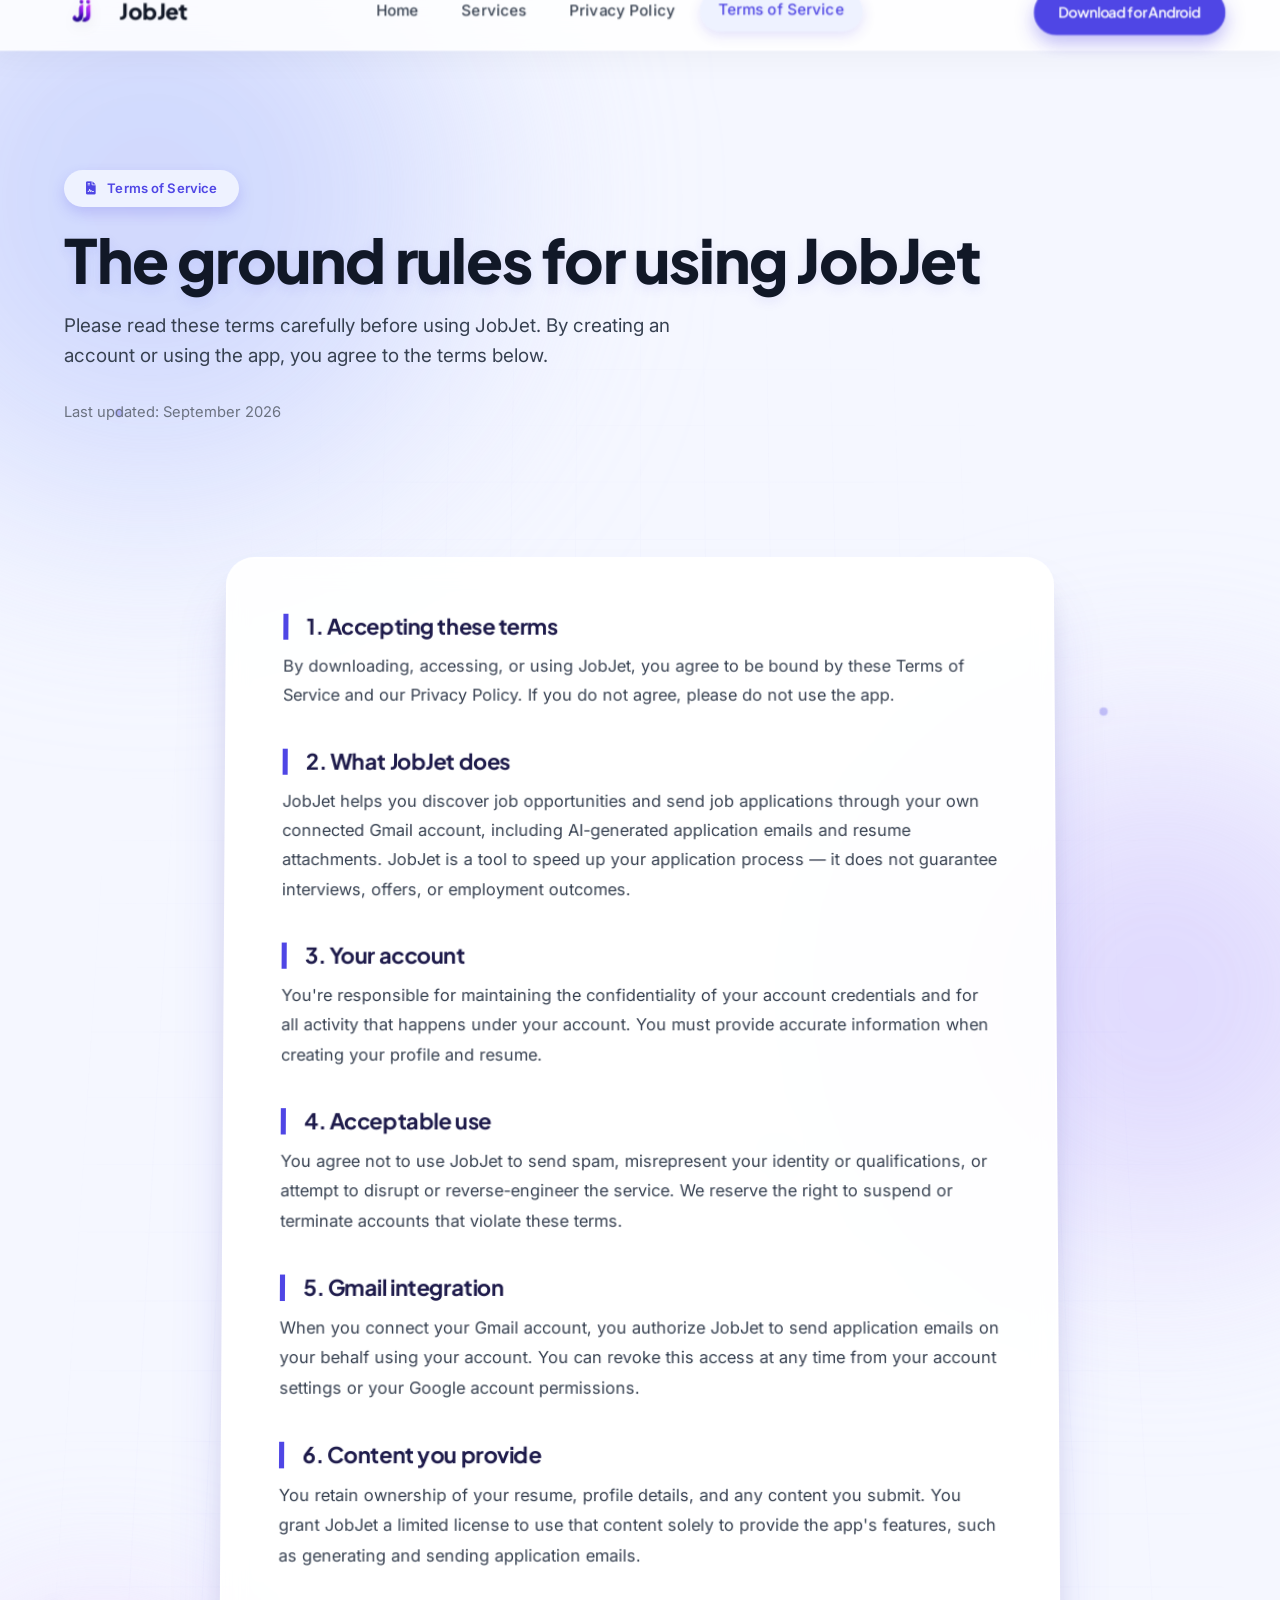
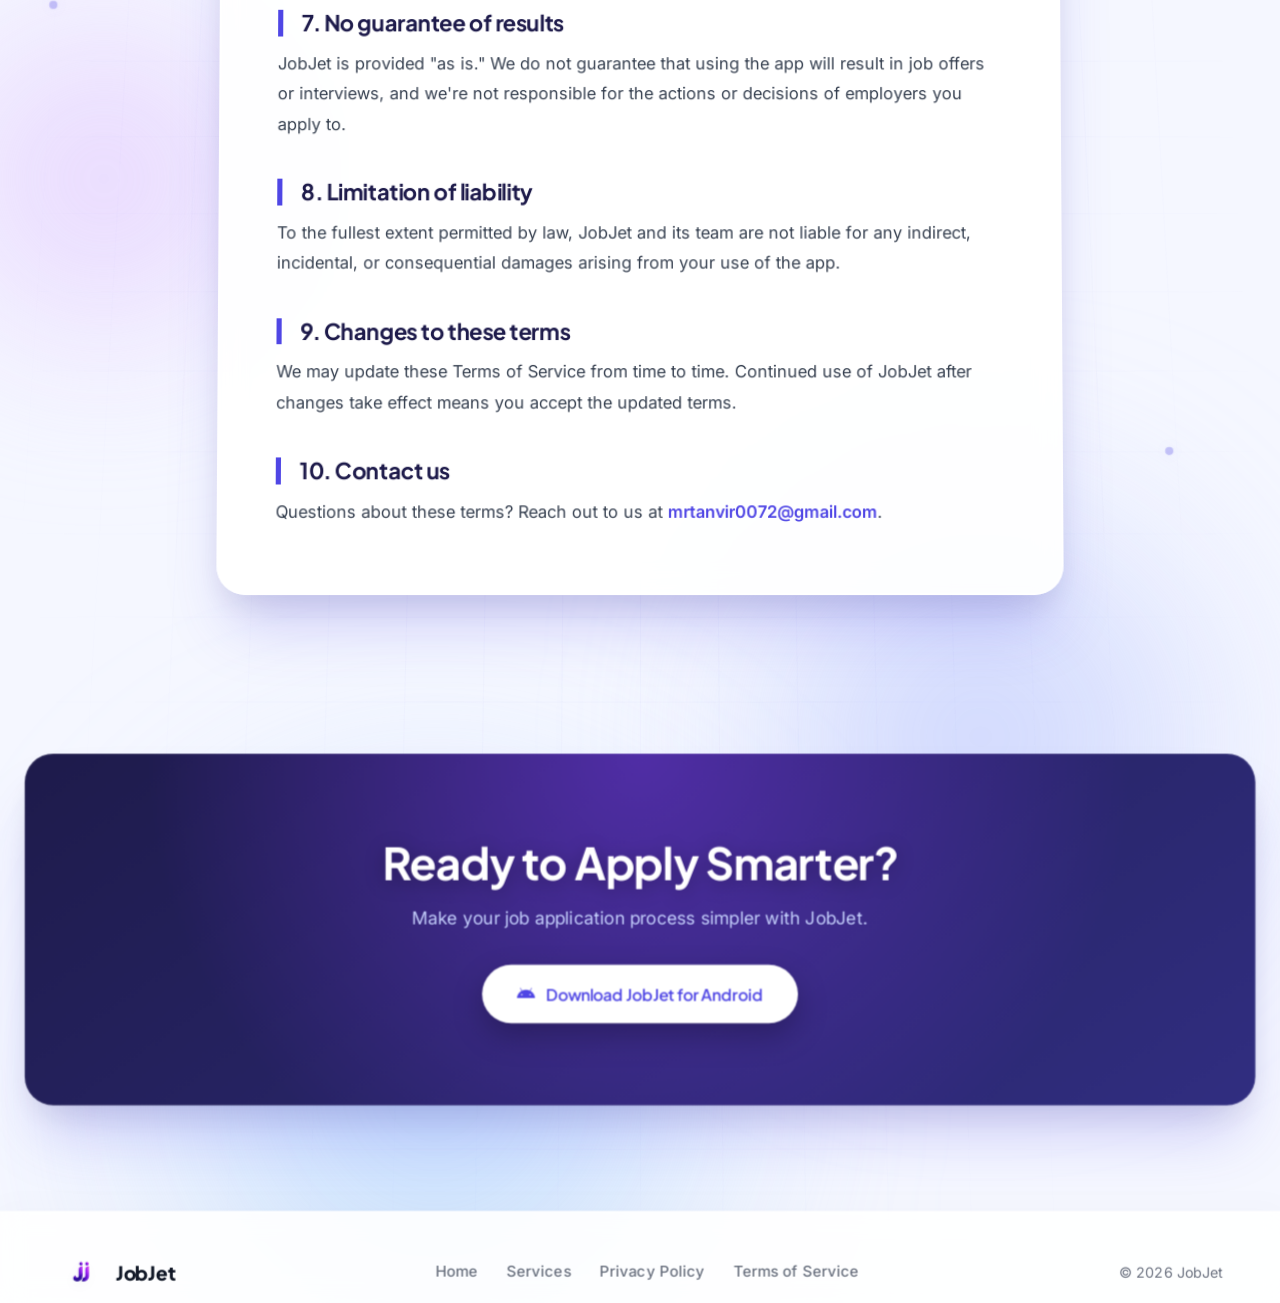
<file: terms-of-service/index.html>
<!DOCTYPE html>
<html lang="en">
<head>
  <meta charset="UTF-8">
  <meta name="viewport" content="width=device-width, initial-scale=1.0">
  <title>Terms of Service — JobJet</title>
  <link rel="icon" href="../images/logo.png">
  <!-- Font Awesome & Google Fonts -->
  <link rel="stylesheet" href="https://cdnjs.cloudflare.com/ajax/libs/font-awesome/6.0.0-beta3/css/all.min.css">
  <link href="https://fonts.googleapis.com/css2?family=Inter:opsz,wght@14..32,400;14..32,500;14..32,600;14..32,700&family=Plus+Jakarta+Sans:wght@400;500;600;700;800&display=swap" rel="stylesheet">
  <style>
    /* ---------- RESET & VARIABLES (3D ENHANCED) ---------- */
    * {
      margin: 0;
      padding: 0;
      box-sizing: border-box;
    }

    :root {
      --bg: #f5f7ff;
      --bg-subtle: #edf2f9;
      --bg-card: rgba(255, 255, 255, 0.85);
      --primary: #4f46e5;
      --primary-dark: #4338ca;
      --primary-light: #eef2ff;
      --accent: #7c3aed;
      --text: #111827;
      --text-dim: #374151;
      --text-soft: #6b7280;
      --border: rgba(229, 231, 235, 0.7);
      --border-light: #f3f4f6;
      --shadow-sm: 0 8px 20px -6px rgba(0, 0, 0, 0.08), 0 4px 12px -4px rgba(0, 0, 0, 0.02);
      --shadow-md: 0 20px 30px -10px rgba(79, 70, 229, 0.15), 0 8px 16px -6px rgba(0, 0, 0, 0.05);
      --shadow-lg: 0 30px 45px -12px rgba(79, 70, 229, 0.2), 0 12px 24px -8px rgba(0, 0, 0, 0.08);
      --shadow-xl: 0 40px 60px -15px rgba(79, 70, 229, 0.25), 0 16px 32px -8px rgba(0, 0, 0, 0.1);
      --radius: 28px;
      --radius-sm: 18px;
      --transition: all 0.3s cubic-bezier(0.2, 0, 0, 1);
    }

    body {
      font-family: 'Inter', sans-serif;
      background: var(--bg);
      color: var(--text);
      line-height: 1.6;
      -webkit-font-smoothing: antialiased;
      overflow-x: hidden;
      position: relative;
      perspective: 1200px;
    }

    /* ---------- 3D ANIMATED BACKGROUND WITH DEPTH ---------- */
    .global-bg {
      position: fixed;
      inset: 0;
      z-index: 0;
      pointer-events: none;
      overflow: hidden;
      transform-style: preserve-3d;
      perspective: 800px;
    }

    .global-bg .orb {
      position: absolute;
      border-radius: 50%;
      filter: blur(90px);
      opacity: 0.55;
      will-change: transform;
      transform: translateZ(-50px) scale(1.2);
      mix-blend-mode: multiply;
    }

    .global-bg .orb-1 {
      width: 600px;
      height: 600px;
      background: radial-gradient(circle, #a5b4fc, #e0e7ff);
      top: -180px;
      left: -180px;
      animation: floatOrb1 20s ease-in-out infinite;
    }

    .global-bg .orb-2 {
      width: 500px;
      height: 500px;
      background: radial-gradient(circle, #c4b5fd, #ede9fe);
      top: 25%;
      right: -150px;
      animation: floatOrb2 24s ease-in-out infinite;
      transform: translateZ(-30px) scale(1.1);
    }

    .global-bg .orb-3 {
      width: 450px;
      height: 450px;
      background: radial-gradient(circle, #93c5fd, #dbeafe);
      bottom: -120px;
      left: 15%;
      animation: floatOrb3 26s ease-in-out infinite;
      transform: translateZ(-70px) scale(1.3);
    }

    .global-bg .orb-4 {
      width: 380px;
      height: 380px;
      background: radial-gradient(circle, #d8b4fe, #f3e8ff);
      top: 55%;
      left: -100px;
      animation: floatOrb4 22s ease-in-out infinite;
      transform: translateZ(-20px) scale(0.9);
    }

    .global-bg .orb-5 {
      width: 420px;
      height: 420px;
      background: radial-gradient(circle, #a5b4fc, #e0e7ff);
      bottom: 10%;
      right: 5%;
      animation: floatOrb5 28s ease-in-out infinite;
      transform: translateZ(-60px) scale(1.15);
    }

    .global-bg .grid-lines {
      position: absolute;
      inset: 0;
      background-image:
        linear-gradient(rgba(79, 70, 229, 0.06) 1px, transparent 1px),
        linear-gradient(90deg, rgba(79, 70, 229, 0.06) 1px, transparent 1px);
      background-size: 80px 80px;
      mask-image: radial-gradient(ellipse at center, black 25%, transparent 80%);
      -webkit-mask-image: radial-gradient(ellipse at center, black 25%, transparent 80%);
      animation: gridShift 50s linear infinite;
      transform: translateZ(-90px) rotateX(5deg);
      opacity: 0.7;
    }

    .global-bg .floating-dots {
      position: absolute;
      inset: 0;
      transform-style: preserve-3d;
    }

    .global-bg .dot {
      position: absolute;
      width: 8px;
      height: 8px;
      border-radius: 50%;
      background: var(--primary);
      opacity: 0.3;
      animation: dotFloat 15s ease-in-out infinite;
      box-shadow: 0 0 20px rgba(79, 70, 229, 0.4);
      transform: translateZ(20px);
    }

    .global-bg .dot:nth-child(1) { top: 15%; left: 10%; animation-delay: 0s; animation-duration: 12s; }
    .global-bg .dot:nth-child(2) { top: 25%; left: 85%; animation-delay: 2s; animation-duration: 15s; }
    .global-bg .dot:nth-child(3) { top: 55%; left: 5%; animation-delay: 4s; animation-duration: 18s; }
    .global-bg .dot:nth-child(4) { top: 70%; left: 90%; animation-delay: 1s; animation-duration: 14s; }
    .global-bg .dot:nth-child(5) { top: 85%; left: 30%; animation-delay: 3s; animation-duration: 16s; }
    .global-bg .dot:nth-child(6) { top: 40%; left: 60%; animation-delay: 5s; animation-duration: 20s; }

    @keyframes floatOrb1 {
      0%, 100% { transform: translate(0, 0) scale(1); }
      50% { transform: translate(80px, 60px) scale(1.15); }
    }

    @keyframes floatOrb2 {
      0%, 100% { transform: translate(0, 0) scale(1); }
      50% { transform: translate(-70px, 80px) scale(1.1); }
    }

    @keyframes floatOrb3 {
      0%, 100% { transform: translate(0, 0) scale(1); }
      50% { transform: translate(60px, -70px) scale(1.2); }
    }

    @keyframes floatOrb4 {
      0%, 100% { transform: translate(0, 0) scale(1); }
      50% { transform: translate(90px, -40px) scale(1.12); }
    }

    @keyframes floatOrb5 {
      0%, 100% { transform: translate(0, 0) scale(1); }
      50% { transform: translate(-80px, -60px) scale(1.18); }
    }

    @keyframes gridShift {
      0% { background-position: 0 0, 0 0; }
      100% { background-position: 80px 80px, 80px 80px; }
    }

    @keyframes dotFloat {
      0%, 100% { transform: translate(0, 0); opacity: 0.15; }
      50% { transform: translate(30px, -40px); opacity: 0.5; }
    }

    .wrap {
      width: 100%;
      max-width: 1200px;
      margin: 0 auto;
      padding: 0 24px;
      position: relative;
      z-index: 2;
      transform-style: preserve-3d;
    }

    /* ---------- TYPOGRAPHY (3D EDGE) ---------- */
    h1, h2, h3, .brand, .nav-cta, .btn {
      font-family: 'Plus Jakarta Sans', sans-serif;
      font-weight: 700;
      letter-spacing: -0.02em;
    }

    h1 {
      font-size: clamp(2.4rem, 5vw, 3.8rem);
      line-height: 1.12;
      font-weight: 800;
      color: var(--text);
      margin-bottom: 18px;
      text-shadow: 0 4px 12px rgba(79, 70, 229, 0.1);
      transform: translateZ(15px);
    }

    h2 {
      font-size: clamp(1.8rem, 3.8vw, 2.5rem);
      line-height: 1.2;
      font-weight: 700;
      color: var(--text);
      margin-bottom: 14px;
      transform: translateZ(10px);
    }

    .lede {
      font-size: clamp(1rem, 1.8vw, 1.18rem);
      color: var(--text-dim);
      max-width: 620px;
      margin-bottom: 30px;
      transform: translateZ(8px);
    }

    .section-head {
      text-align: center;
      max-width: 720px;
      margin: 0 auto 48px;
      transform: translateZ(10px);
    }

    .tag {
      display: inline-block;
      font-size: 0.78rem;
      font-weight: 700;
      text-transform: uppercase;
      letter-spacing: 0.08em;
      color: var(--primary);
      background: var(--primary-light);
      padding: 7px 16px;
      border-radius: 100px;
      margin-bottom: 14px;
      box-shadow: 0 4px 10px rgba(79, 70, 229, 0.15);
    }

    /* ---------- NAV (3D LIFT) ---------- */
    .nav {
      position: fixed;
      top: 0;
      left: 0;
      width: 100%;
      z-index: 1000;
      background: rgba(255, 255, 255, 0.85);
      backdrop-filter: blur(16px);
      -webkit-backdrop-filter: blur(16px);
      border-bottom: 1px solid rgba(255, 255, 255, 0.6);
      box-shadow: 0 8px 32px rgba(0, 0, 0, 0.04);
      transform: translateZ(20px);
    }

    .nav-inner {
      display: flex;
      align-items: center;
      justify-content: space-between;
      max-width: 1200px;
      margin: 0 auto;
      padding: 14px 24px;
      gap: 20px;
    }

    .brand {
      display: flex;
      align-items: center;
      gap: 10px;
      font-size: 1.35rem;
      font-weight: 800;
      color: var(--text);
      text-decoration: none;
    }

    .brand img {
      height: 36px;
      width: auto;
      display: block;
      border: none !important;
      box-shadow: none !important;
      filter: drop-shadow(0 4px 6px rgba(0, 0, 0, 0.05));
    }

    .nav-links {
      display: flex;
      gap: 6px;
      align-items: center;
    }

    .nav-links a {
      color: var(--text-dim);
      text-decoration: none;
      font-weight: 500;
      font-size: 0.93rem;
      padding: 8px 18px;
      border-radius: 100px;
      transition: var(--transition);
    }

    .nav-links a:hover,
    .nav-links a.active {
      color: var(--primary);
      background: var(--primary-light);
      box-shadow: 0 4px 12px rgba(79, 70, 229, 0.15);
      transform: translateY(-1px);
    }

    .nav-cta {
      background: var(--primary);
      color: white;
      text-decoration: none;
      padding: 10px 24px;
      border-radius: 100px;
      font-weight: 600;
      font-size: 0.88rem;
      box-shadow: 0 8px 18px rgba(79, 70, 229, 0.35);
      transition: var(--transition);
      white-space: nowrap;
      border: 1px solid rgba(255, 255, 255, 0.2);
    }

    .nav-cta:hover {
      background: var(--primary-dark);
      transform: translateY(-2px);
      box-shadow: 0 14px 26px rgba(79, 70, 229, 0.4);
    }

    .nav-toggle {
      display: none;
      background: transparent;
      border: 1px solid var(--border);
      color: var(--text);
      font-size: 1.6rem;
      padding: 4px 12px;
      border-radius: 12px;
      cursor: pointer;
      transition: var(--transition);
      box-shadow: var(--shadow-sm);
    }

    .nav-toggle:hover {
      background: var(--bg-subtle);
    }

    /* ---------- PAGE HERO (3D FLOATING) ---------- */
    .page-hero {
      padding: 170px 0 60px;
      position: relative;
      overflow: hidden;
      transform-style: preserve-3d;
    }

    .page-hero .eyebrow {
      display: inline-block;
      font-size: 0.82rem;
      font-weight: 600;
      color: var(--primary);
      background: var(--primary-light);
      padding: 8px 22px;
      border-radius: 100px;
      margin-bottom: 18px;
      letter-spacing: 0.01em;
      box-shadow: 0 6px 14px rgba(79, 70, 229, 0.2);
      transform: translateZ(25px);
    }

    /* ---------- SECTIONS (3D DEPTH) ---------- */
    section {
      padding: 80px 0;
      position: relative;
      z-index: 2;
      transform-style: preserve-3d;
    }

    /* ----- POLICY CONTENT (3D CARD) ----- */
    .policy-content {
      max-width: 820px;
      margin: 0 auto;
      background: rgba(255, 255, 255, 0.92);
      backdrop-filter: blur(14px);
      -webkit-backdrop-filter: blur(14px);
      border: 1px solid rgba(255, 255, 255, 0.8);
      border-radius: var(--radius);
      box-shadow: var(--shadow-xl), 0 0 0 1px rgba(255, 255, 255, 0.6) inset;
      padding: 56px;
      transform: translateZ(25px) rotateX(1deg);
      transition: transform 0.4s ease, box-shadow 0.4s ease;
    }

    .policy-content:hover {
      transform: translateZ(35px) rotateX(0.5deg);
      box-shadow: 0 50px 70px -20px rgba(79, 70, 229, 0.3), 0 0 0 1px rgba(255, 255, 255, 0.8) inset;
    }

    .policy-content h2 {
      font-size: 1.35rem;
      margin-top: 38px;
      margin-bottom: 12px;
      color: #1e1b4b;
      border-left: 5px solid var(--primary);
      padding-left: 18px;
      transform: translateZ(10px);
      transition: transform 0.3s ease;
    }

    .policy-content h2:first-child {
      margin-top: 0;
    }

    .policy-content:hover h2 {
      transform: translateZ(12px);
    }

    .policy-content p {
      color: var(--text-dim);
      font-size: 1.02rem;
      line-height: 1.8;
      margin-bottom: 8px;
      transform: translateZ(5px);
    }

    .policy-content a {
      color: var(--primary);
      font-weight: 600;
      text-decoration: none;
      border-bottom: 2px solid transparent;
      transition: var(--transition);
    }

    .policy-content a:hover {
      border-bottom-color: var(--primary);
    }

    @media (max-width: 600px) {
      .policy-content {
        padding: 30px 22px;
        border-radius: var(--radius-sm);
        transform: translateZ(10px);
      }

      .policy-content h2 {
        font-size: 1.1rem;
        padding-left: 14px;
      }

      .policy-content p {
        font-size: 0.96rem;
      }
    }

    /* ----- SPLIT (legacy, not used but kept) ----- */
    .split {
      display: grid;
      grid-template-columns: 1fr 1fr;
      gap: 60px;
      align-items: start;
    }

    /* ----- VALUE LIST (3D) ----- */
    .value-list {
      list-style: none;
      display: flex;
      flex-direction: column;
      gap: 20px;
    }

    .value-list li {
      background: rgba(255, 255, 255, 0.9);
      backdrop-filter: blur(12px);
      border: 1px solid rgba(255, 255, 255, 0.8);
      border-radius: var(--radius-sm);
      padding: 24px 26px;
      transition: var(--transition);
      box-shadow: var(--shadow-sm);
      position: relative;
      padding-left: 58px;
      transform: translateZ(15px);
    }

    .value-list li::before {
      content: '\f00c';
      font-family: 'Font Awesome 6 Free';
      font-weight: 900;
      position: absolute;
      left: 22px;
      top: 24px;
      width: 26px;
      height: 26px;
      border-radius: 50%;
      background: var(--primary-light);
      color: var(--primary);
      display: flex;
      align-items: center;
      justify-content: center;
      font-size: 0.7rem;
      transition: var(--transition);
      box-shadow: 0 4px 10px rgba(79, 70, 229, 0.15);
    }

    .value-list li:hover {
      transform: translateZ(25px) translateY(-4px);
      border-color: #c7d2fe;
      box-shadow: var(--shadow-lg);
      background: white;
    }

    /* ----- CTA (3D LAYER) ----- */
    .cta {
      background: linear-gradient(145deg, #1e1b4b, #312e81);
      border-radius: var(--radius);
      padding: 80px 30px;
      text-align: center;
      box-shadow: var(--shadow-xl), 0 0 0 1px rgba(255, 255, 255, 0.1) inset;
      position: relative;
      overflow: hidden;
      transform: translateZ(30px);
      transition: transform 0.4s ease;
    }

    .cta:hover {
      transform: translateZ(40px);
    }

    .cta::before {
      content: '';
      position: absolute;
      inset: 0;
      background: radial-gradient(circle at 50% 0%, rgba(124, 58, 237, 0.5), transparent 70%);
      pointer-events: none;
    }

    .cta h2 {
      font-size: clamp(1.9rem, 3.8vw, 2.7rem);
      margin-bottom: 14px;
      color: white;
      position: relative;
      z-index: 1;
      text-shadow: 0 4px 20px rgba(0, 0, 0, 0.3);
    }

    .cta p {
      color: #c7d2fe;
      max-width: 560px;
      margin: 0 auto 32px;
      font-size: 1.08rem;
      position: relative;
      z-index: 1;
    }

    .cta .btn-outline {
      background: white;
      color: var(--primary);
      border: none;
      position: relative;
      z-index: 1;
      box-shadow: 0 12px 30px rgba(0, 0, 0, 0.25);
    }

    .cta .btn-outline:hover {
      background: #eef2ff;
      transform: translateY(-4px);
      box-shadow: 0 18px 40px rgba(0, 0, 0, 0.3);
    }

    /* ----- BUTTONS (3D) ----- */
    .btn-row {
      display: flex;
      flex-wrap: wrap;
      gap: 14px;
      align-items: center;
    }

    .btn {
      display: inline-flex;
      align-items: center;
      justify-content: center;
      gap: 10px;
      padding: 16px 34px;
      border-radius: 100px;
      font-weight: 600;
      font-size: 0.98rem;
      text-decoration: none;
      transition: var(--transition);
      border: none;
      cursor: pointer;
      transform: translateZ(10px);
    }

    .btn-primary {
      background: var(--primary);
      color: white;
      box-shadow: 0 10px 25px rgba(79, 70, 229, 0.35);
    }

    .btn-primary:hover {
      background: var(--primary-dark);
      transform: translateZ(15px) translateY(-3px);
      box-shadow: 0 18px 35px rgba(79, 70, 229, 0.45);
    }

    .btn-outline {
      background: white;
      color: var(--text);
      border: 1.5px solid var(--border);
      box-shadow: var(--shadow-sm);
    }

    .btn-outline:hover {
      border-color: var(--primary);
      color: var(--primary);
      background: var(--primary-light);
      transform: translateZ(15px) translateY(-3px);
      box-shadow: var(--shadow-md);
    }

    /* ----- FOOTER (3D) ----- */
    footer {
      padding: 44px 0 32px;
      border-top: 1px solid rgba(255, 255, 255, 0.6);
      margin-top: 40px;
      position: relative;
      z-index: 2;
      background: rgba(255, 255, 255, 0.9);
      backdrop-filter: blur(12px);
      -webkit-backdrop-filter: blur(12px);
      transform: translateZ(15px);
      box-shadow: 0 -8px 30px rgba(0, 0, 0, 0.02);
    }

    .footer-inner {
      display: flex;
      flex-wrap: wrap;
      align-items: center;
      justify-content: space-between;
      gap: 24px;
    }

    .footer-inner .brand {
      font-size: 1.2rem;
    }

    .footer-inner .brand img {
      height: 32px;
      filter: drop-shadow(0 4px 6px rgba(0, 0, 0, 0.04));
    }

    .footer-links {
      display: flex;
      gap: 28px;
    }

    .footer-links a {
      color: var(--text-soft);
      text-decoration: none;
      font-weight: 500;
      font-size: 0.93rem;
      transition: var(--transition);
    }

    .footer-links a:hover {
      color: var(--primary);
      text-shadow: 0 0 12px rgba(79, 70, 229, 0.3);
    }

    footer span {
      color: var(--text-soft);
      font-size: 0.88rem;
    }

    /* ---------- RESPONSIVE ---------- */
    @media (max-width: 900px) {
      .nav-links {
        display: none;
      }

      .nav-toggle {
        display: block;
      }

      .nav-cta {
        display: none;
      }

      .page-hero {
        padding: 140px 0 40px;
      }

      .split {
        grid-template-columns: 1fr;
        gap: 40px;
      }
    }

    @media (max-width: 600px) {
      .footer-inner {
        flex-direction: column;
        text-align: center;
      }

      .footer-links {
        justify-content: center;
        flex-wrap: wrap;
        gap: 20px;
      }

      .btn {
        padding: 14px 28px;
        width: 100%;
      }

      .cta .btn-outline {
        width: auto;
      }

      .global-bg .orb {
        opacity: 0.4;
        filter: blur(60px);
      }

      .global-bg .dot {
        display: none;
      }

      .value-list li {
        padding: 22px 22px 22px 54px;
      }

      .value-list li::before {
        left: 18px;
        top: 22px;
      }
    }

    /* mobile nav open state */
    .nav-links.show {
      display: flex;
      flex-direction: column;
      position: absolute;
      top: 72px;
      left: 20px;
      right: 20px;
      background: rgba(255, 255, 255, 0.98);
      backdrop-filter: blur(20px);
      padding: 24px;
      border-radius: var(--radius-sm);
      border: 1px solid rgba(255, 255, 255, 0.8);
      box-shadow: var(--shadow-xl);
      z-index: 999;
      transform: translateZ(30px);
    }

    html {
      scroll-behavior: smooth;
    }

    @media (prefers-reduced-motion: reduce) {
      .global-bg .orb,
      .global-bg .grid-lines,
      .global-bg .dot {
        animation: none;
      }
    }
  </style>
</head>
<body>

<!-- GLOBAL 3D ANIMATED BACKGROUND -->
<div class="global-bg" aria-hidden="true">
  <div class="orb orb-1"></div>
  <div class="orb orb-2"></div>
  <div class="orb orb-3"></div>
  <div class="orb orb-4"></div>
  <div class="orb orb-5"></div>
  <div class="grid-lines"></div>
  <div class="floating-dots">
    <div class="dot"></div>
    <div class="dot"></div>
    <div class="dot"></div>
    <div class="dot"></div>
    <div class="dot"></div>
    <div class="dot"></div>
  </div>
</div>

<nav class="nav">
  <div class="nav-inner">
    <a class="brand" href="/">
      <img src="../images/logo.png" alt="JobJet logo">
      JobJet
    </a>
    <div class="nav-links" id="navLinks">
      <a href="/">Home</a>
      <a href="/services/">Services</a>
      <a href="/privacy-policy/">Privacy Policy</a>
      <a href="/terms-of-service/" class="active">Terms of Service</a>
    </div>
    <a class="nav-cta" href="/#download">Download for Android</a>
    <button class="nav-toggle" id="navToggle" aria-label="Toggle menu">&#9776;</button>
  </div>
</nav>

<header class="page-hero">
  <div class="wrap">
    <span class="eyebrow"><i class="fas fa-file-contract" style="margin-right: 8px;"></i> Terms of Service</span>
    <h1>The ground rules for using JobJet</h1>
    <p class="lede">Please read these terms carefully before using JobJet. By creating an account or using the app, you agree to the terms below.</p>
    <p style="color: var(--text-soft); font-size: 0.92rem; transform: translateZ(5px);">Last updated: September 2026</p>
  </div>
</header>

<section>
  <div class="wrap">
    <div class="policy-content">
      <h2>1. Accepting these terms</h2>
      <p>By downloading, accessing, or using JobJet, you agree to be bound by these Terms of Service and our Privacy Policy. If you do not agree, please do not use the app.</p>

      <h2>2. What JobJet does</h2>
      <p>JobJet helps you discover job opportunities and send job applications through your own connected Gmail account, including AI-generated application emails and resume attachments. JobJet is a tool to speed up your application process — it does not guarantee interviews, offers, or employment outcomes.</p>

      <h2>3. Your account</h2>
      <p>You're responsible for maintaining the confidentiality of your account credentials and for all activity that happens under your account. You must provide accurate information when creating your profile and resume.</p>

      <h2>4. Acceptable use</h2>
      <p>You agree not to use JobJet to send spam, misrepresent your identity or qualifications, or attempt to disrupt or reverse-engineer the service. We reserve the right to suspend or terminate accounts that violate these terms.</p>

      <h2>5. Gmail integration</h2>
      <p>When you connect your Gmail account, you authorize JobJet to send application emails on your behalf using your account. You can revoke this access at any time from your account settings or your Google account permissions.</p>

      <h2>6. Content you provide</h2>
      <p>You retain ownership of your resume, profile details, and any content you submit. You grant JobJet a limited license to use that content solely to provide the app's features, such as generating and sending application emails.</p>

      <h2>7. No guarantee of results</h2>
      <p>JobJet is provided "as is." We do not guarantee that using the app will result in job offers or interviews, and we're not responsible for the actions or decisions of employers you apply to.</p>

      <h2>8. Limitation of liability</h2>
      <p>To the fullest extent permitted by law, JobJet and its team are not liable for any indirect, incidental, or consequential damages arising from your use of the app.</p>

      <h2>9. Changes to these terms</h2>
      <p>We may update these Terms of Service from time to time. Continued use of JobJet after changes take effect means you accept the updated terms.</p>

      <h2>10. Contact us</h2>
      <p>Questions about these terms? Reach out to us at <a href="mailto:mrtanvir0072@gmail.com">mrtanvir0072@gmail.com</a>.</p>
    </div>
  </div>
</section>

<section>
  <div class="wrap cta">
    <h2>Ready to Apply Smarter?</h2>
    <p>Make your job application process simpler with JobJet.</p>
    <div class="btn-row" style="justify-content: center;">
      <a class="btn btn-outline" href="https://expo.dev/artifacts/eas/mBxuVtjKOIoBdPogi8KVjN6lv0yJi6fZLgWcBYxHveQ.apk">
        <i class="fab fa-android"></i> Download JobJet for Android
      </a>
    </div>
  </div>
</section>

<footer>
  <div class="wrap footer-inner">
    <a class="brand" href="/">
      <img src="../images/logo.png" alt="JobJet logo">
      JobJet
    </a>
    <div class="footer-links">
      <a href="/">Home</a>
      <a href="/services/">Services</a>
      <a href="/privacy-policy/">Privacy Policy</a>
      <a href="/terms-of-service/">Terms of Service</a>
    </div>
    <span>© 2026 JobJet</span>
  </div>
</footer>

<script>
  (function() {
    // Mobile nav toggle
    const toggle = document.getElementById('navToggle');
    const navLinks = document.getElementById('navLinks');
    if (toggle && navLinks) {
      toggle.addEventListener('click', function(e) {
        e.stopPropagation();
        navLinks.classList.toggle('show');
      });

      navLinks.querySelectorAll('a').forEach(link => {
        link.addEventListener('click', () => {
          navLinks.classList.remove('show');
        });
      });

      document.addEventListener('click', function(e) {
        if (navLinks.classList.contains('show') && !navLinks.contains(e.target) && e.target !== toggle) {
          navLinks.classList.remove('show');
        }
      });
    }

    // Smooth anchor scroll
    document.querySelectorAll('a[href^="#"]').forEach(anchor => {
      anchor.addEventListener('click', function(e) {
        const href = this.getAttribute('href');
        if (href === '#') return;
        const target = document.querySelector(href);
        if (target) {
          e.preventDefault();
          target.scrollIntoView({ behavior: 'smooth', block: 'start' });
        }
      });
    });

    // Optional: subtle 3D tilt effect on policy card (mouse move)
    const policyCard = document.querySelector('.policy-content');
    if (policyCard) {
      policyCard.addEventListener('mousemove', function(e)
</file>
